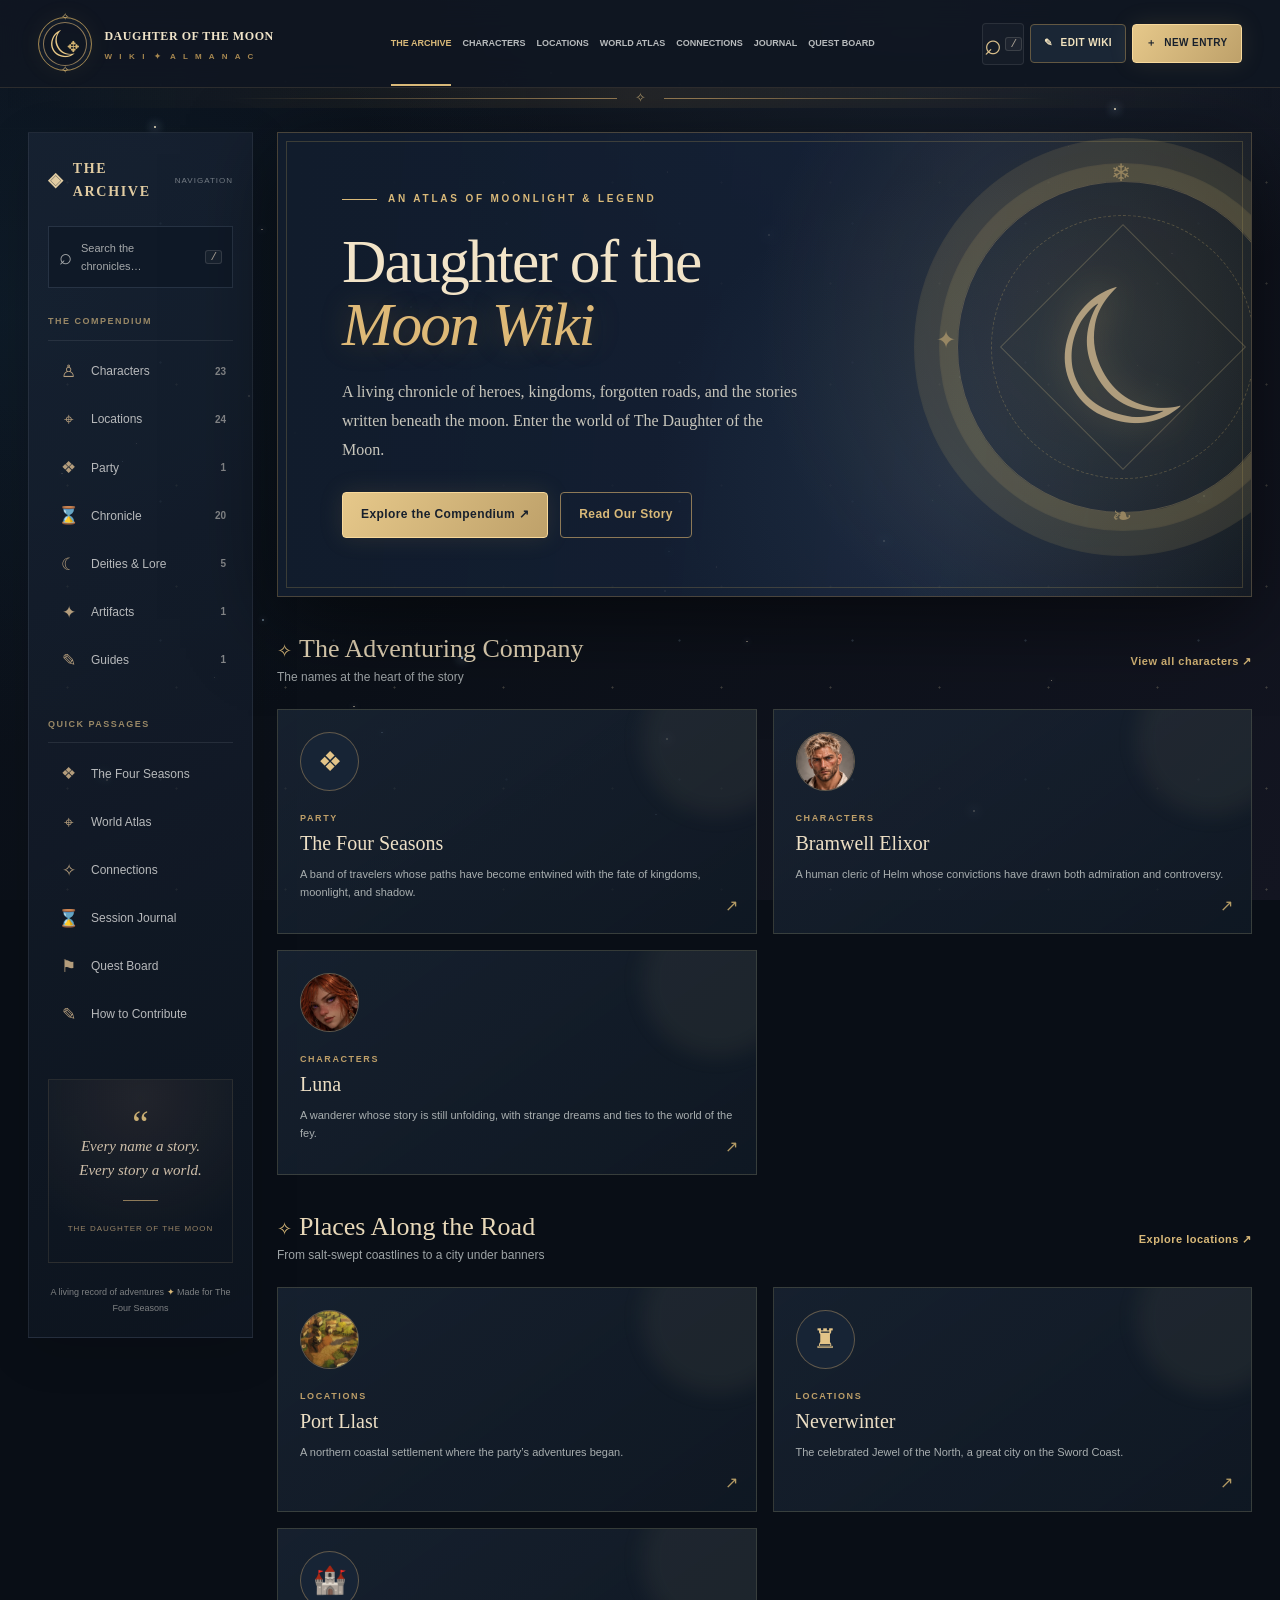
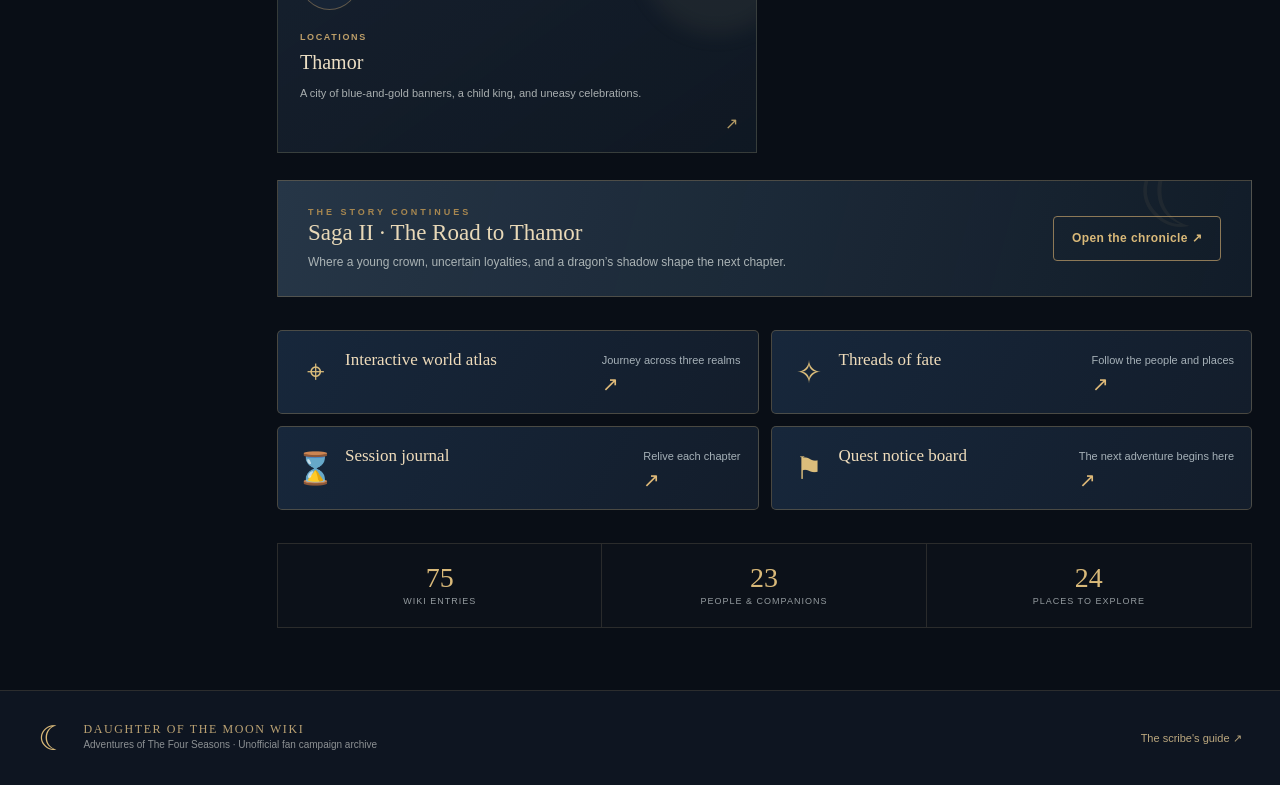
<file: index.html>
<!doctype html>
<html lang="en">
<head>
  <meta charset="utf-8">
  <meta name="viewport" content="width=device-width, initial-scale=1">
  <meta property="og:title" content="Daughter of the Moon Wiki — The Living Atlas">
  <meta property="og:description" content="Follow the adventures of The Four Seasons: people, places, sessions and living lore.">
  <meta property="og:type" content="website">
  <meta property="og:url" content="https://daughterofthemoon.quest/">
  <meta property="og:image" content="https://daughterofthemoon.quest/assets/uploads/moonlit-citadel-illustration.webp">
  <meta name="twitter:card" content="summary_large_image">
  <meta name="theme-color" content="#0b111b">
  <meta name="description" content="Daughter of the Moon Wiki — a living encyclopedia of the Daughter of the Moon campaign and the adventurers known as The Four Seasons.">
  <meta http-equiv="Content-Security-Policy" content="default-src 'self'; script-src 'self'; style-src 'self'; img-src 'self' data: blob: https:; connect-src 'self' https://api.github.com; font-src 'self'; object-src 'none'; base-uri 'self'; form-action 'none'; frame-ancestors 'none'">
  <title>Daughter of the Moon Wiki · An Atlas of Moonlight & Legend</title>
  <link rel="icon" href="assets/favicon.svg" type="image/svg+xml">
  <link rel="stylesheet" href="assets/style.css">
  <link rel="stylesheet" href="assets/living-extras.css">
  <link rel="stylesheet" href="assets/universe-explorer.css">
  <script src="assets/app.js" defer></script>
  <script src="assets/atlas.js" defer></script>
  <script src="assets/living-extras.js" defer></script>
  <script src="assets/universe-explorer.js" defer></script>
</head>
<body>
  <div class="aurora" aria-hidden="true"></div>
  <div class="starfield" aria-hidden="true"><i></i><i></i><i></i><i></i><i></i><i></i><i></i><i></i><i></i><i></i><i></i><i></i><i></i><i></i><i></i><i></i><i></i><i></i><i></i><i></i><i></i><i></i><i></i><i></i><i></i><i></i><i></i><i></i><i></i><i></i><i></i><i></i><i></i><i></i><i></i><i></i><i></i><i></i><i></i><i></i></div>
  <header class="topbar">
    <a href="#/" class="brand" aria-label="Daughter of the Moon Wiki home">
      <span class="brand-mark" aria-hidden="true"><span class="brand-moon">☾</span><span class="brand-fleur">✥</span></span>
      <span class="brand-copy"><strong>DAUGHTER OF THE MOON</strong><small>W I K I <span class="brand-tick">✦</span> A L M A N A C</small></span>
    </a>
    <nav class="topnav" aria-label="Main navigation">
      <a href="#/" data-nav="home">The Archive</a>
      <a href="#/category/Characters" data-nav="characters">Characters</a>
      <a href="#/category/Locations" data-nav="places">Locations</a>
      <a href="#/atlas" data-nav="atlas">World Atlas</a>
      <a href="#/connections" data-nav="connections">Connections</a>
      <a href="#/journal" data-nav="chronicle">Journal</a>
      <a href="#/quests" data-nav="quests">Quest Board</a>
    </nav>
    <div class="top-actions">
      <button class="btn-icon search-open" id="searchOpen" type="button" aria-label="Search the wiki"><span aria-hidden="true">⌕</span><kbd>/</kbd></button>
      <button class="btn ghost smaller" id="editorHub" type="button"><span aria-hidden="true">✎</span> <span class="desktop-only">Edit wiki</span></button>
      <button class="btn primary smaller" id="newEntry" type="button"><span aria-hidden="true">＋</span> <span class="desktop-only">New entry</span></button>
    </div>
  </header>
  <div class="rune-rule" aria-hidden="true"><span>✧</span></div>
  <div class="site-grid">
    <aside class="sidebar" aria-label="Wiki navigation">
      <div class="side-title"><span>◈</span> THE ARCHIVE <span class="side-small">NAVIGATION</span></div>
      <div class="side-search" id="sidebarSearch" role="button" tabindex="0"><span>⌕</span> Search the chronicles… <kbd>/</kbd></div>
      <div class="side-section-title">THE COMPENDIUM</div>
      <div id="categoryLinks" class="side-category-list"></div>
      <div class="side-section-title side-gap">QUICK PASSAGES</div>
      <div class="side-shortcuts">
        <a href="#/article/the-four-seasons"><span>❖</span> The Four Seasons</a>
        <a href="#/atlas"><span>⌖</span> World Atlas</a>
        <a href="#/connections"><span>✧</span> Connections</a>
        <a href="#/journal"><span>⌛</span> Session Journal</a>
        <a href="#/quests"><span>⚑</span> Quest Board</a>
        <a href="#/article/how-to-use"><span>✎</span> How to Contribute</a>
      </div>
      <div class="sidebar-quote"><span class="quote-mark">“</span><p>Every name a story.<br>Every story a world.</p><span class="small-line"></span><small>THE DAUGHTER OF THE MOON</small></div>
      <div class="side-bottom">A living record of adventures <span>✦</span> Made for The Four Seasons</div>
    </aside>
    <main id="main" tabindex="-1"><div class="page-loading">Opening the archive…</div></main>
    <aside class="rightbar" id="rightbar" aria-label="Related articles"></aside>
  </div>
  <footer class="footer"><span>☾</span><div><b>DAUGHTER OF THE MOON WIKI</b><small>Adventures of The Four Seasons · Unofficial fan campaign archive</small></div><a href="#/article/how-to-use">The scribe's guide ↗</a></footer>
  <dialog id="searchDialog" class="search-dialog">
    <div class="search-head"><span class="search-glyph">⌕</span><input id="searchInput" type="search" autocomplete="off" placeholder="Search people, places, legends…" aria-label="Search wiki"><button class="x-button" type="button" data-close="searchDialog" aria-label="Close search">×</button></div>
    <p class="search-hint">Search the entire compendium · select a result to open</p>
    <div id="searchResults" class="search-results"></div>
  </dialog>
  <dialog id="editorDialog" class="editor-dialog">
    <div class="dialog-header"><div><small class="eyebrow">THE SCRIBE'S TABLE</small><h2 id="editorHeading">Edit article</h2></div><button class="x-button" type="button" data-close="editorDialog" aria-label="Close editor">×</button></div>
    <p class="editor-note"><span>✧</span> Every change is a local draft until you publish. To protect the campaign, only add lore your players are meant to see.</p>
    <div class="editor-layout">
      <div class="editor-fields">
        <div class="field-two"><label>ARTICLE TITLE<input type="text" id="editTitle" maxlength="120" placeholder="e.g. The Silver Road"></label><label>COLLECTION<select id="editCategory"></select></label></div>
        <label>SHORT DESCRIPTION<textarea id="editSummary" rows="2" maxlength="350" placeholder="A short introduction for the article card..."></textarea></label>
        <div class="field-two"><label>ALIASES / OTHER NAMES<input id="editAliases" type="text" placeholder="Comma-separated alternative names"></label><label>INFOBOX FACTS<textarea id="editFacts" rows="2" placeholder="Home: Neverwinter&#10;Title: Captain"></textarea></label></div>
        <div class="session-fields" id="sessionFields"><div class="field-two"><label>SAGA<select id="editSaga"><option value="">Not a session entry</option><option value="I">Saga I</option><option value="II">Saga II</option><option value="III">Saga III</option></select></label><label>SESSION NUMBER<input id="editSession" type="number" min="1" max="999" placeholder="e.g. 18"></label></div></div>
        <div class="editor-cover-row"><div class="editor-cover-thumb" id="editCoverThumb">✦</div><div><strong>Cover illustration</strong><p id="coverLabel">Optional. Add a JPG, PNG, GIF, or WebP.</p><button class="btn outline mini" id="chooseCover" type="button">Choose image</button> <button class="btn subtle mini" id="removeCover" type="button">Remove</button></div></div>
        <div class="gallery-manager"><div><strong>Illustration gallery</strong><p>Upload portraits, maps or screenshots. Select an image to remove it.</p></div><div id="editGalleryItems" class="edit-gallery-items"></div><button class="btn outline mini" type="button" id="addGalleryImage">＋ Add gallery images</button></div>
        <div class="textarea-top"><label for="editBody">ARTICLE TEXT</label><span>Markdown + <code>[[Wiki links]]</code></span></div>
        <div class="toolbar" aria-label="Article editing tools"><button type="button" data-insert="h2" title="Section heading">H₂</button><button type="button" data-insert="bold" title="Bold"><b>B</b></button><button type="button" data-insert="italic" title="Italic"><i>I</i></button><button type="button" data-insert="list" title="Bullet list">≡</button><button type="button" data-insert="quote" title="Quote">❝</button><button type="button" id="insertWikiLink" title="Insert internal link">↗ Wiki link</button><button type="button" id="insertExternalLink" title="Insert external link">⛓ Web link</button><button type="button" id="insertImage" title="Attach an illustration">▧ Image</button></div>
        <textarea id="editBody" class="body-input" spellcheck="true" placeholder="# Article heading&#10;Write a story. Mention [[Neverwinter]] to link to its entry..."></textarea>
        <div class="editor-tips">Tip: names of existing articles become links automatically. Write <code>[[Bramwell Elixor|Bramwell]]</code> to give a link custom text.</div>
      </div>
      <section class="editor-preview"><div class="preview-caption">✧ LIVE PREVIEW</div><div id="editorPreview"></div></section>
    </div>
    <div class="editor-bottom"><button class="btn danger" id="deleteArticle" type="button">Delete entry</button><span class="editor-draft-note" id="editorDraftNote">Your changes will be saved to this browser first.</span><button class="btn ghost" id="cancelEdit" type="button">Cancel</button><button class="btn primary" id="saveDraft" type="button">✧ Save draft</button></div>
  </dialog>
  <dialog id="linkDialog" class="small-dialog">
    <div class="dialog-header"><div><small class="eyebrow">CONNECT THE STORIES</small><h2>Insert a wiki link</h2></div><button class="x-button" data-close="linkDialog" type="button" aria-label="Close link dialog">×</button></div>
    <label>FIND ARTICLE<input type="search" id="linkSearch" placeholder="Search article titles…"></label><div class="link-picker-list" id="linkPicker"></div>
    <p class="small-tip">Select an entry to insert a working link at your cursor.</p>
  </dialog>
  <dialog id="publishDialog" class="publish-dialog">
    <div class="dialog-header"><div><small class="eyebrow">KEEPING THE ARCHIVE</small><h2>Wiki editor & publishing</h2></div><button class="x-button" data-close="publishDialog" type="button" aria-label="Close publishing dialog">×</button></div>
    <div class="status-summary" id="draftStatus"></div>
    <div class="publish-explain"><h3>How publication works</h3><p>Editing works locally, even before you publish. To make changes visible to everyone, use a GitHub <b>fine-grained personal access token</b> restricted to this wiki repository with <b>Contents: Read and write</b>. The token is kept only in memory while this page is open — never in wiki files or browser storage.</p><p>Keep the token private. Other players can read the wiki without one. A token holder can update the public content.</p></div>
    <div class="publish-fields"><label>GITHUB REPOSITORY<input id="repoDisplay" type="text" readonly value="nickdosc/the-four-season-wiki"></label><label>GITHUB EDITOR TOKEN<input id="githubToken" type="password" autocomplete="off" placeholder="github_pat_…"></label></div>
    <div class="publish-utilities"><a href="https://github.com/settings/personal-access-tokens/new" target="_blank" rel="noopener noreferrer">Create a restricted token ↗</a><button id="exportDrafts" type="button" class="plain-link">↓ Download complete backup</button><button id="importDrafts" type="button" class="plain-link">↑ Restore backup</button></div>
    <p class="publish-warning">Never paste your token into a wiki article, screenshot, issue, or chat. Publishing checks for remote edits and stops instead of silently overwriting someone else's work.</p>
    <div class="publish-foot"><p id="publishProgress" aria-live="polite"></p><button class="btn primary" id="publishNow" type="button">↑ Publish to GitHub</button></div>
  </dialog>
  <dialog id="lightboxDialog" class="lightbox-dialog"><button type="button" class="x-button" data-close="lightboxDialog" aria-label="Close image">×</button><img id="lightboxImage" alt=""><p id="lightboxCaption"></p></dialog>
  <dialog id="questDialog" class="small-dialog living-edit-dialog">
    <div class="dialog-header"><div><small class="eyebrow">ADVENTURER'S NOTICE BOARD</small><h2 id="questHeading">Post a quest</h2></div><button class="x-button" data-close="questDialog" type="button" aria-label="Close">×</button></div>
    <p class="edit-hint">Keep this public board spoiler-safe. Saving creates a local draft; Publish in Edit wiki shares it with the party.</p>
    <label>QUEST TITLE<input id="questTitle" maxlength="120" placeholder="A new rumor from the tavern…"></label>
    <div class="field-two"><label>STATUS<select id="questStatus"><option value="Open">Open</option><option value="In progress">In progress</option><option value="Completed">Completed</option><option value="Archived">Archived</option></select></label><label>QUEST GIVER / CONTACT<input id="questGiver" maxlength="120" placeholder="NPC or organization"></label></div>
    <label>QUEST DETAILS <small>(Markdown and [[wiki links]] supported)</small><textarea rows="6" id="questBody" placeholder="Write the public quest description and any clues the party may know…"></textarea></label>
    <label>REWARD / NOTES <input id="questReward" maxlength="180" placeholder="Optional reward or note"></label>
    <div class="quest-cover-control"><button class="btn outline mini" type="button" id="questChooseImage">＋ Attach image</button><button class="btn subtle mini" type="button" id="questRemoveImage">Remove image</button><span id="questImageName">No illustration</span></div>
    <div class="living-action-row"><button class="btn danger" type="button" id="questDelete">Delete</button><button class="btn ghost" type="button" data-close="questDialog">Cancel</button><button class="btn primary" type="button" id="questSave">Save local draft</button></div>
  </dialog>
  <dialog id="mapDialog" class="small-dialog living-edit-dialog">
    <div class="dialog-header"><div><small class="eyebrow">THE CARTOGRAPHER'S DESK</small><h2>Map & route editor</h2></div><button class="x-button" data-close="mapDialog" type="button" aria-label="Close">×</button></div>
    <p class="edit-hint">Pins are illustrative, not GPS positions. Move them by dragging on the map while editing, or enter coordinates below.</p>
    <label>ARTICLE TO PLACE<select id="mapArticle"></select></label>
    <div class="field-two"><label>MAP / REGION<select id="mapRegion"></select></label><label>PIN X (0–100)<input id="mapX" type="number" min="4" max="96"></label></div>
    <label>PIN Y (0–100)<input id="mapY" type="number" min="5" max="95"></label>
    <div class="living-action-row"><button class="btn danger" type="button" id="mapRemove">Remove pin</button><button class="btn primary" type="button" id="mapSave">Save pin draft</button></div>
    <hr class="modal-divider"><h3>Connect journey stops</h3>
    <div class="field-two"><label>FROM<select id="routeFrom"></select></label><label>TO<select id="routeTo"></select></label></div>
    <label>ROUTE STYLE<select id="routeKind"><option value="journey">Overland</option><option value="voyage">Sea voyage</option><option value="portal">Magical passage</option></select></label>
    <button class="btn outline" type="button" id="routeAdd">＋ Add route</button>
    <div id="routeList" class="edit-relationship-list"></div>
  </dialog>
  <dialog id="connectionDialog" class="small-dialog living-edit-dialog">
    <div class="dialog-header"><div><small class="eyebrow">THREADS OF FATE</small><h2>Edit connections</h2></div><button class="x-button" data-close="connectionDialog" type="button" aria-label="Close">×</button></div>
    <p class="edit-hint">Create named links between any two wiki articles. These become interactive connections in the constellation.</p>
    <div class="field-two"><label>FIRST ENTRY<select id="connectFrom"></select></label><label>SECOND ENTRY<select id="connectTo"></select></label></div>
    <label>RELATIONSHIP<input id="connectLabel" maxlength="85" placeholder="e.g. ally, rescued, fought beside"></label>
    <button class="btn primary" id="connectAdd" type="button">＋ Add connection</button>
    <div id="connectionList" class="edit-relationship-list"></div>
  </dialog>
  <input id="coverInput" type="file" accept="image/png,image/jpeg,image/webp,image/gif" hidden>
  <input id="inlineImageInput" type="file" accept="image/png,image/jpeg,image/webp,image/gif" hidden>
  <input id="galleryInput" type="file" multiple accept="image/png,image/jpeg,image/webp,image/gif" hidden>
  <input id="questImageInput" type="file" accept="image/png,image/jpeg,image/webp,image/gif" hidden>
  <input id="backupInput" type="file" accept="application/json,.json" hidden>
  <div class="toast" id="toast" role="status" aria-live="polite"></div>
</body>
</html>
</file>
<file: assets/style.css>
:root{--void:#090e16;--navy:#101b29;--navy2:#162338;--ink:#ded9cb;--muted:#a3a69f;--gold:#d9b979;--gold2:#a78750;--line:#344052;--paper:#e9dfc9;--paper-ink:#2a2a2d;--paper-muted:#696358;--pink:#d4ac9c;--blue:#93acba;--green:#94a68e;--shadow:0 22px 80px #0008;--display:Georgia,'Palatino Linotype','Book Antiqua',serif;--ui:'Trebuchet MS',Verdana,sans-serif}
*{box-sizing:border-box}html{scroll-behavior:smooth}body{margin:0;background:var(--void);color:var(--ink);font-family:var(--ui);line-height:1.65;min-height:100vh;overflow-x:hidden}body:has(dialog[open]){overflow:hidden}button,input,textarea,select{font:inherit}button{cursor:pointer}a{color:inherit}a:focus-visible,button:focus-visible,input:focus-visible,textarea:focus-visible,select:focus-visible{outline:2px solid #eac782;outline-offset:3px}a{text-decoration:none}::selection{background:#a38355;color:#fff}.aurora{position:fixed;z-index:-3;inset:0;pointer-events:none;background:radial-gradient(ellipse 65% 48% at 71% 2%,#34476050,transparent 70%),radial-gradient(ellipse 60% 60% at 1% 35%,#15344840,transparent 80%),linear-gradient(130deg,#0c131e,#0b1018 45%,#131521);}.aurora:before{content:'';position:absolute;inset:0;background-image:linear-gradient(#ffffff05 1px,transparent 1px),linear-gradient(90deg,#ffffff04 1px,transparent 1px);background-size:64px 64px;mask-image:linear-gradient(to bottom,#0006,transparent 80%)}.starfield{position:fixed;inset:0;pointer-events:none;z-index:-1}.starfield i{position:absolute;width:2px;height:2px;background:#f3e4c5;box-shadow:0 0 10px 2px #b5d6f76c;border-radius:50%;animation:twinkle 7.5s ease-in-out infinite alternate}.starfield i:nth-child(1){left:12%;top:14%}.starfield i:nth-child(2){left:87%;top:12%;animation-delay:1s}.starfield i:nth-child(3){left:60%;top:26%;animation-delay:2s}.starfield i:nth-child(4){left:36%;top:73%;animation-delay:3s}.starfield i:nth-child(5){left:94%;top:55%;animation-delay:1.6s}.starfield i:nth-child(6){left:76%;top:90%;animation-delay:2.9s}.starfield i:nth-child(7){left:8%;top:86%;animation-delay:1.4s}.starfield i:nth-child(8){left:43%;top:8%;animation-delay:2.4s}.starfield i:nth-child(9){left:52%;top:82%;animation-delay:1.2s}.starfield i:nth-child(10){left:23%;top:48%;animation-delay:3.3s}.starfield i:nth-child(11){left:69%;top:60%;animation-delay:2.7s}.starfield i:nth-child(12){left:32%;top:34%;animation-delay:0.8s}@keyframes twinkle{from{opacity:.3;transform:scale(.9)}to{opacity:.76;transform:scale(1.12)}}
.topbar{height:88px;display:flex;align-items:center;justify-content:space-between;gap:20px;padding:0 clamp(18px,3vw,54px);background:#101722e8;border-bottom:1px solid #8d78573c;backdrop-filter:blur(15px);position:relative;z-index:5}.brand{display:flex;align-items:center;gap:12px;min-width:290px}.brand-mark{width:54px;height:54px;flex-shrink:0;position:relative;border:1px solid #9d8450;border-radius:50%;display:flex;align-items:center;justify-content:center;box-shadow:inset 0 0 0 4px #121b28,inset 0 0 0 5px #8c7756,0 0 25px #cbaa5712}.brand-mark:before,.brand-mark:after{content:'✧';position:absolute;color:var(--gold);font-size:10px}.brand-mark:before{top:-9px}.brand-mark:after{bottom:-9px}.brand-moon{color:#e9c987;font:38px var(--display);transform:rotate(-30deg)}.brand-fleur{font-size:15px;color:#d5b573;position:absolute;right:11px;bottom:10px}.brand-copy{line-height:1.25}.brand-copy strong{font:700 17px var(--display);letter-spacing:2px;color:#f1e4c9;white-space:nowrap}.brand-copy small{display:block;margin-top:7px;letter-spacing:2.6px;color:var(--gold2);font-size:8px;font-weight:700}.brand-tick{padding:0 2px}.topnav{display:flex;gap:clamp(10px,2.2vw,32px);align-items:center;height:100%}.topnav a{color:#b8bbbd;font-size:11px;font-weight:700;letter-spacing:1px;text-transform:uppercase;position:relative;white-space:nowrap;transition:color .2s}.topnav a:hover,.topnav a.active{color:var(--gold)}.topnav a.active:after{content:'';position:absolute;left:0;right:0;bottom:-35px;height:2px;background:var(--gold)}.top-actions{display:flex;align-items:center;gap:9px}.btn,.btn-icon{border-radius:4px;display:inline-flex;align-items:center;justify-content:center;gap:8px;border:1px solid transparent;font-weight:700;letter-spacing:.4px;transition:background-color .16s ease,border-color .16s ease,box-shadow .16s ease,color .16s ease}.btn{padding:12px 18px;font-size:12px}.btn.primary{color:#18202c;background:linear-gradient(125deg,#e6c88a,#bea16a);border-color:#f8d99b;box-shadow:0 0 25px #c5a46422}.btn.primary:hover{background:linear-gradient(125deg,#eed19a,#ceb079);box-shadow:0 0 23px #c5a46440}.btn.ghost{background:#1a2635;color:#f1e2be;border-color:#635842}.btn.outline{background:transparent;border-color:#8d7957;color:var(--gold)}.btn.subtle{background:#ffffff0b;color:#d3c8b8;border-color:#ffffff17}.btn.danger{background:#552c3025;color:#dda7a6;border-color:#a25b6666}.btn.mini{font-size:11px;padding:8px 10px}.btn.smaller{font-size:10px;padding:10px 13px;text-transform:uppercase}.btn-icon{width:42px;height:42px;background:#ffffff07;border:1px solid #ffffff17;color:#dcc18c;gap:3px}.btn-icon span{font:30px var(--display)}kbd{background:#ffffff0a;border:1px solid #8f8e8e40;color:#aca397;border-radius:3px;padding:0 4px;font:11px monospace}.rune-rule{height:20px;display:flex;align-items:center;justify-content:center;color:#af986b;font-size:13px;background:linear-gradient(90deg,transparent,#836a412a,transparent);position:relative}.rune-rule:before,.rune-rule:after{content:'';height:1px;width:30%;max-width:500px;background:linear-gradient(90deg,transparent,#947a52 90%)}.rune-rule:after{transform:rotate(180deg)}.rune-rule span{padding:0 18px}
.site-grid{display:grid;grid-template-columns:minmax(220px,255px) minmax(0,1fr) minmax(180px,230px);max-width:1690px;margin:auto;align-items:start;min-height:calc(100vh - 189px);padding:24px 28px 62px;gap:36px}.sidebar{position:sticky;top:24px;min-height:calc(100vh - 164px);padding:24px 19px 20px;border:1px solid #59617240;background:linear-gradient(155deg,#192435bd,#101824ae);box-shadow:0 12px 45px #0002}.side-title{font-family:var(--display);color:#e1cca2;letter-spacing:1.7px;font-size:14px;font-weight:bold;display:flex;align-items:center;gap:8px}.side-title>span:first-child{font-size:19px}.side-small{font:8px var(--ui);color:#777f87;letter-spacing:1px;margin-left:auto}.side-search{font-size:11px;background:#0f1927;color:#a5a8aa;padding:12px 10px;cursor:pointer;display:flex;align-items:center;gap:9px;border:1px solid #49566b6b;margin:23px 0 26px}.side-search:hover{border-color:var(--gold)}.side-search span{font-size:22px;line-height:10px}.side-search kbd{margin-left:auto}.side-section-title{color:#998866;letter-spacing:1.5px;font-size:9px;font-weight:700;border-bottom:1px solid #5d647045;padding-bottom:11px;margin:0 0 7px}.side-gap{margin-top:32px}.side-category-list{display:grid}.side-category-list a,.side-shortcuts a{display:flex;align-items:center;gap:11px;padding:10px 7px;color:#b7b9bb;font-size:12px;border-left:2px solid transparent;transition:.2s}.side-category-list a:hover,.side-shortcuts a:hover,.side-category-list a.selected{background:#d9b9790d;color:#e9d1a5;border-left-color:var(--gold)}.side-category-list a span,.side-shortcuts a span{font-size:17px;color:#b49d7c;width:23px;text-align:center}.side-category-list a b{margin-left:auto;color:#858789;font-size:10px}.side-shortcuts{display:grid}.sidebar-quote{margin-top:40px;text-align:center;border:1px solid #766b593b;padding:23px 8px;background:radial-gradient(circle at 50% 10%,#9f826720,transparent 78%)}.quote-mark{font:37px var(--display);color:#c8ad73;display:block;height:18px}.sidebar-quote p{font:italic 15px/1.6 var(--display);color:#cfbfaa;margin:13px 0 18px}.small-line{display:block;width:35px;height:1px;background:#8e7a59;margin:0 auto 12px}.sidebar-quote small{color:#978466;font-size:8px;letter-spacing:1px}.side-bottom{margin:21px auto 0;color:#7e8182;text-align:center;font-size:9px;line-height:1.8}.side-bottom span{color:var(--gold)}#main{min-width:0;animation:arrival .35s ease both}.rightbar{position:sticky;top:24px;padding-top:13px}.right-panel{border:1px solid #61627347;padding:18px;background:#131c28ae;margin-bottom:18px}.right-panel h3{color:var(--gold);font:13px var(--display);margin:0 0 13px;letter-spacing:.7px}.right-panel a{display:flex;align-items:center;gap:10px;color:#b4b6b6;font-size:11px;padding:9px 1px;border-bottom:1px solid #ffffff0b;line-height:1.3}.right-panel a:hover{color:var(--gold)}.right-panel a span{color:#ac9367}.right-panel p{font-size:11px;color:#8f989e;margin:0}.right-rune{font:60px var(--display);text-align:center;color:#bba1722b;margin:15px}.footer{border-top:1px solid #ad956630;display:flex;align-items:center;gap:15px;padding:27px max(3vw,25px);background:#0e1521}.footer>span{font:34px var(--display);color:var(--gold)}.footer div{display:grid}.footer b{font:12px var(--display);letter-spacing:1.6px;color:#bba273}.footer small{font-size:10px;color:#8c9093}.footer a{margin-left:auto;color:#bba77e;font-size:11px}
.eyebrow{color:var(--gold2);letter-spacing:3px;font-weight:700;font-size:9px;text-transform:uppercase}.page-loading{text-align:center;padding:150px 0;color:var(--gold)}.home-eyebrow{display:flex;align-items:center;gap:11px;color:var(--gold);font-size:10px;letter-spacing:2.8px;font-weight:700}.home-eyebrow:before{content:'';height:1px;width:35px;background:var(--gold)}.hero{min-height:420px;border:1px solid #826d4a80;position:relative;overflow:hidden;background:linear-gradient(95deg,#111c2c 2%,#17243ccf 70%,#111923e0);box-shadow:var(--shadow);padding:58px clamp(26px,5vw,66px);isolation:isolate}.hero:after{content:'';position:absolute;inset:8px;border:1px solid #a38c554a;pointer-events:none}.hero:before{content:'';position:absolute;inset:0;background:radial-gradient(circle at 85% 40%,#9e8f5d33,transparent 40%),radial-gradient(circle at 70% 75%,#58768b26,transparent 40%);z-index:-1}.hero .hero-copy{max-width:610px;position:relative;z-index:2}.hero h1{font:normal clamp(48px,5.5vw,81px)/1.03 var(--display);letter-spacing:-1.8px;color:#f2e4c8;margin:22px 0}.hero h1 em{display:block;font-style:italic;color:#deb977;text-shadow:0 0 30px #a27b3655}.hero p{color:#c8c6bc;font:16px/1.8 var(--display);max-width:460px}.hero-actions{display:flex;flex-wrap:wrap;gap:12px;margin-top:28px}.hero-compass{position:absolute;width:380px;height:380px;right:-62px;top:24px;opacity:.65;z-index:0;animation:float 10s ease-in-out infinite}.hero-compass .orb{position:absolute;inset:24px;border:1px solid #d7b7776d;border-radius:50%;box-shadow:0 0 0 17px #d4b56d09,0 0 0 18px #d4b56d35,0 0 0 42px #d4b56d05,0 0 0 43px #d4b56d30}.hero-compass .orb:before{content:'';position:absolute;inset:33px;border:1px dashed #d4b56d6b;border-radius:50%;animation:spin 75s linear infinite}.hero-compass .orb:after{content:'';position:absolute;inset:78px;border:1px solid #e0c68b60;transform:rotate(45deg)}.hero-compass .moon{position:absolute;left:117px;top:91px;color:#f6d7a2;font:190px var(--display);text-shadow:0 0 35px #f5cf7f68;transform:rotate(-28deg)}.hero-compass .season{position:absolute;color:#d4b577;font:24px var(--display)}.hero-compass .season.one{left:178px;top:2px}.hero-compass .season.two{right:6px;top:169px}.hero-compass .season.three{left:179px;bottom:7px}.hero-compass .season.four{left:3px;top:169px}@keyframes float{50%{transform:translateY(14px) rotate(3deg)}}@keyframes spin{to{transform:rotate(360deg)}}.home-intro{display:flex;align-items:center;justify-content:space-between;gap:20px;margin:37px 0 21px}.section-heading{font:normal 26px var(--display);color:#e8d8b9;margin:0}.section-heading span{color:var(--gold);font-size:18px;margin-right:7px}.section-sub{font-size:12px;color:#9ea4a6;margin:4px 0 0}.text-link,.home-intro>a{color:var(--gold);font-size:11px;letter-spacing:.5px;font-weight:700}.text-link:hover{text-decoration:underline}.card-grid{display:grid;grid-template-columns:repeat(3,minmax(0,1fr));gap:16px}.wiki-card{border:1px solid #77775d5c;background:linear-gradient(145deg,#1d2a3ba8,#101924e8);position:relative;overflow:hidden;min-height:225px;transition:border-color .2s ease,box-shadow .2s ease}.wiki-card:hover{border-color:#d6b8759c;box-shadow:0 15px 34px #0007}.wiki-card:before{content:'';position:absolute;right:-36px;top:-45px;width:150px;height:150px;border-radius:50%;background:#a89a7a15;filter:blur(10px)}.wiki-card>a{display:block;height:100%;padding:22px;position:relative}.wiki-card .card-symbol{display:flex;align-items:center;justify-content:center;width:59px;height:59px;border:1px solid #bc9a6675;border-radius:50%;font:27px var(--display);color:#e3c488;background:#172435;margin-bottom:20px;overflow:hidden}.wiki-card .card-symbol img{height:100%;width:100%;object-fit:cover}.card-category{text-transform:uppercase;letter-spacing:1.6px;color:#be9f69;font-size:9px;font-weight:700}.wiki-card h3{font:normal 20px var(--display);color:#eddfc5;margin:6px 0 10px}.wiki-card p{font-size:11px;color:#a9afb0;margin:0;line-height:1.65}.card-arrow{position:absolute;right:18px;bottom:14px;color:#b49b65}.feature-banner{margin-top:27px;background:linear-gradient(105deg,#263647,#14202dcf);border:1px solid #8b795a70;display:flex;align-items:center;justify-content:space-between;gap:22px;padding:24px 30px;position:relative;overflow:hidden}.feature-banner:after{content:'☾';font:100px var(--display);color:#c3a77412;position:absolute;right:26px;top:-47px}.feature-banner .feature-text{position:relative;z-index:1}.feature-banner strong{display:block;font:23px var(--display);color:#e9d9b8}.feature-banner p{font:12px/1.7 var(--ui);color:#aab3b5;margin:6px 0 0}.stat-strip{display:grid;grid-template-columns:repeat(3,1fr);margin-top:20px;border:1px solid #706a574e;background:#ffffff04}.stat-strip>div{text-align:center;padding:18px 8px;border-right:1px solid #706a574e}.stat-strip>div:last-child{border-right:none}.stat-strip strong{display:block;font:28px var(--display);color:#d9b979}.stat-strip small{display:block;font-size:9px;letter-spacing:1px;color:#949b9f;text-transform:uppercase}
.breadcrumbs{display:flex;align-items:center;gap:10px;margin:2px 0 23px;color:#979e9e;font-size:11px;flex-wrap:wrap}.breadcrumbs a:hover{color:var(--gold)}.breadcrumbs b{color:#d4b77d;font-weight:normal}.article-shell{border:1px solid #a68a62a6;padding:7px;background:#1b2430;box-shadow:var(--shadow)}.article-hero{background:linear-gradient(125deg,#1b293c,#172336 60%,#263649);position:relative;min-height:230px;padding:43px clamp(25px,4vw,55px);overflow:hidden}.article-hero:before{content:'';position:absolute;right:-30px;bottom:-90px;width:300px;height:300px;border-radius:50%;border:1px solid #b3985b56;box-shadow:0 0 0 24px #b3985b09,0 0 0 25px #b3985b22,0 0 0 60px #b3985b09}.article-hero.has-cover{background-position:center;background-size:cover}.article-hero.has-cover:after{content:'';position:absolute;inset:0;background:linear-gradient(90deg,#111b2cef 5%,#1520339c 65%,#1520335e)}.article-hero>*{position:relative;z-index:1}.article-hero .article-icon{font:36px var(--display);color:#d7b77c;display:block;margin-bottom:12px}.article-hero h1{font:normal clamp(36px,4vw,54px)/1.12 var(--display);color:#f1e4ca;margin:10px 0}.article-hero p{color:#c1c2b9;font:italic 15px/1.55 var(--display);max-width:650px}.article-main{background:var(--paper);color:var(--paper-ink);padding:clamp(24px,4vw,50px);border-top:4px double #998261;min-height:500px;position:relative}.article-main:before{content:'';position:absolute;inset:0;pointer-events:none;opacity:.25;background-image:radial-gradient(#948d7729 .8px,transparent 1px);background-size:7px 7px}.article-main>*{position:relative}.article-topline{display:flex;gap:12px;justify-content:space-between;align-items:center;border-bottom:1px solid #b7ab95;padding-bottom:18px;margin-bottom:25px;flex-wrap:wrap}.article-topline small{color:#796e5e;font:10px var(--ui);letter-spacing:1px;text-transform:uppercase}.article-topline button{border:1px solid #ad976f;color:#645131;background:transparent;font-size:11px;font-weight:bold;padding:8px 14px;border-radius:3px}.article-topline button:hover{background:#e5d2ad}.article-prose{font:17px/1.88 var(--display);color:#333337;overflow-wrap:anywhere}.article-prose>h2,.article-prose>h3{line-height:1.28;color:#483f35;margin:30px 0 12px}.article-prose>h2{font-size:27px;border-bottom:1px solid #c6b596;padding-bottom:8px}.article-prose>h3{font-size:21px}.article-prose>h2:first-child{margin-top:0}.article-prose p{margin:0 0 17px}.article-prose ul{padding-left:23px}.article-prose li{margin-bottom:7px}.article-prose blockquote{margin:23px 0;padding:13px 21px;border-left:3px solid #a48751;background:#cbb9963b;color:#62523b;font-style:italic}.article-prose a.wiki-link{color:#825d25;border-bottom:1px dotted #b18d51;font-weight:600;transition:.2s}.article-prose a.wiki-link:hover{color:#503412;background:#cfbb9370}.article-prose a.missing-link{color:#9b6260;border-bottom:1px dashed #b9897e}.article-prose a.external-link{color:#3c6685;text-decoration:underline}.article-prose img{max-width:100%;max-height:650px;height:auto;border:6px solid #f6ead4;box-shadow:0 5px 22px #0002;cursor:zoom-in}.article-prose figure{text-align:center;margin:24px auto}.article-prose figcaption{font:italic 12px var(--display);color:#716858;margin-top:7px}.article-prose code{font:13px monospace;background:#c6b89f82;padding:2px 4px}.article-prose strong{font-weight:700}.article-actions{margin-top:32px;padding-top:20px;border-top:1px solid #c6b9a1;display:flex;justify-content:space-between;align-items:center;gap:12px;flex-wrap:wrap}.article-actions span{color:#82745e;font:12px var(--display);font-style:italic}.article-actions button{color:#694c25;background:none;border:none;font-weight:bold;font-size:11px}.facts{border:1px solid #c5b594;background:#d6c7aa3d;padding:18px;margin:0 0 27px;display:grid;grid-template-columns:repeat(2,minmax(0,1fr));gap:13px}.fact-key{font:9px var(--ui);color:#826f50;letter-spacing:1px;text-transform:uppercase}.fact-value{font:15px var(--display);color:#463e35;margin-top:3px;overflow-wrap:anywhere}.fact-value a{border-bottom:1px dotted #aa915f;color:#714e19}.related-footer{padding:24px;background:#1c2839;border-top:1px solid #b7a17c55}.related-footer h3{color:var(--gold);font:21px var(--display);margin:0 0 14px}.related-chips{display:flex;flex-wrap:wrap;gap:8px}.related-chips a{padding:7px 10px;background:#243143;border:1px solid #b6a07355;color:#dac9a8;font-size:11px}.related-chips a:hover{background:#3a4250}.category-intro{padding:30px 36px;background:linear-gradient(115deg,#1e2c40,#141c2a);border:1px solid #8d795a69;margin-bottom:25px;position:relative;overflow:hidden}.category-intro:after{content:'✧';font:155px var(--display);color:#ad905b12;position:absolute;right:20px;top:-70px}.category-intro>*{position:relative;z-index:1}.category-intro h1{font:45px var(--display);margin:6px 0;color:#e9d7b3}.category-intro p{color:#aeb2b4;font:14px var(--display);max-width:560px}.category-toolbar{display:flex;align-items:center;justify-content:space-between;margin-bottom:18px;gap:15px;flex-wrap:wrap}.category-toolbar small{color:#9aa0a1}.category-toolbar input{width:210px;max-width:100%;background:#111c2b;border:1px solid #63656b;color:#e5dfd1;padding:9px;font-size:12px}.not-found{text-align:center;padding:90px 25px;border:1px solid #61594366;background:#141f2e}.not-found h1{font:40px var(--display);color:var(--gold)}.not-found p{color:#a3adaf}.page-tag{display:inline-block;border:1px solid #b7965954;color:#ceaf7e;padding:4px 9px;text-transform:uppercase;letter-spacing:1.5px;font-size:9px;font-weight:700}
/* Dialogs */
dialog{border:1px solid #a78b59;background:#131e2c;color:var(--ink);box-shadow:0 28px 110px #000b;padding:0;max-width:calc(100vw - 24px);max-height:calc(100vh - 28px);border-radius:4px}dialog::backdrop{background:#03080ddf;backdrop-filter:blur(5px)}dialog[open]{animation:dialogup .2s ease both}@keyframes dialogup{from{opacity:0;transform:translateY(12px) scale(.98)}to{opacity:1;transform:none}}.dialog-header{display:flex;align-items:start;justify-content:space-between;gap:20px;margin-bottom:18px}.dialog-header h2{font:29px var(--display);margin:5px 0;color:#f0ddbd}.x-button{background:#ffffff08;color:#e3d3ba;border:1px solid #ffffff21;border-radius:3px;font-size:25px;width:36px;height:36px;line-height:1}.x-button:hover{background:#a3855433}.search-dialog{width:min(680px,95vw);top:12vh;margin:0 auto;padding:22px}.search-head{display:flex;align-items:center;gap:12px;background:#0b1420;border:1px solid #b99a6688;padding:8px 10px}.search-glyph{font:32px var(--display);color:var(--gold)}.search-head input{background:none;border:none;outline:none;flex:1;min-width:0;color:#eee0c8;font:17px var(--display)}.search-hint{font-size:11px;color:#8f9a9c;padding:0 7px;margin:16px 0}.search-results{max-height:56vh;overflow:auto}.search-result{display:flex;gap:15px;align-items:center;width:100%;padding:13px;border:none;border-bottom:1px solid #ffffff13;text-align:left;background:transparent;color:#daccb7}.search-result:hover{background:#d5b57916}.search-result>span{font:25px var(--display);width:35px;color:var(--gold);text-align:center}.search-result div{min-width:0}.search-result strong{display:block;font:17px var(--display)}.search-result small{display:block;font:10px var(--ui);color:#a1aaa8;margin-top:5px}.empty-state{padding:30px;text-align:center;color:#a3a9aa;font:13px var(--display)}.editor-dialog{width:min(1380px,98vw);padding:25px clamp(15px,2.2vw,32px);overflow:auto}.editor-note{font-size:12px;color:#c2b6a5;padding:10px 13px;background:#dac18b12;border-left:2px solid #cbaa70;margin:-2px 0 22px}.editor-note span{color:var(--gold);margin-right:7px}.editor-layout{display:grid;grid-template-columns:1fr .85fr;gap:21px}.editor-fields{min-width:0}dialog label{display:block;color:#bdab88;letter-spacing:1.1px;font-size:9px;font-weight:bold;margin:0 0 16px}dialog label input,dialog label textarea,dialog label select{display:block;margin:7px 0 0;width:100%;padding:11px 12px;border:1px solid #616f7e;background:#0b1522;color:#e9e0d3;border-radius:2px;letter-spacing:normal;font-size:13px;outline:none}dialog label textarea{resize:vertical}dialog label input:focus,dialog label textarea:focus,dialog label select:focus{border-color:#d9b979}.field-two{display:grid;grid-template-columns:1fr 1fr;gap:13px}.editor-cover-row{display:flex;align-items:center;gap:15px;padding:10px;background:#1a293c;border:1px solid #465468;margin-bottom:13px}.editor-cover-thumb{width:78px;height:62px;flex-shrink:0;display:grid;place-items:center;border:1px solid #9c855e;font:30px var(--display);color:var(--gold);overflow:hidden}.editor-cover-thumb img{width:100%;height:100%;object-fit:cover}.editor-cover-row strong{font:15px var(--display);color:#e0cca9}.editor-cover-row p{font-size:10px;color:#a6a9a9;margin:3px 0 8px}.textarea-top{display:flex;justify-content:space-between;align-items:center;gap:8px}.textarea-top label{margin-bottom:7px}.textarea-top span{font-size:10px;color:#9da7ab}.toolbar{display:flex;gap:3px;flex-wrap:wrap;padding:5px;background:#172235;border:1px solid #4f6071;border-bottom:none}.toolbar button{background:transparent;border:1px solid transparent;border-radius:3px;color:#d4c5ae;padding:5px 10px;font-size:12px}.toolbar button:hover{border-color:#ab8b53;background:#b7955e1f}.body-input{display:block;min-height:335px;width:100%;resize:vertical;background:#0b1522;color:#ece0cb;border:1px solid #4f6071;padding:15px;font:13px/1.8 Consolas,'Liberation Mono',monospace;tab-size:2}.body-input:focus{outline:1px solid var(--gold)}.editor-tips,.small-tip{color:#9ea8ab;font-size:11px;margin-top:11px}.editor-tips code,.editor-note code{color:#e5c58b}.editor-preview{border:1px solid #485468;background:#e9dfc9;color:#27282d;min-height:580px;overflow:auto}.preview-caption{font:10px var(--ui);color:#ceb37c;background:#172437;padding:12px;letter-spacing:2px;text-align:center}.editor-preview #editorPreview{padding:20px}.editor-preview h1{font:32px var(--display);color:#453a2e;margin:0 0 11px}.editor-preview .preview-summary{font:italic 15px var(--display);color:#796c5d;border-bottom:1px solid #bcae91;padding-bottom:16px;margin-bottom:19px}.editor-preview .article-prose{font-size:15px}.editor-bottom{display:flex;gap:10px;align-items:center;padding:19px 0 0;border-top:1px solid #5b6674;margin-top:20px}.editor-draft-note{font-size:10px;color:#9ca5a6;flex:1;text-align:right}.small-dialog{padding:23px;width:min(520px,95vw)}.link-picker-list{height:285px;overflow:auto;background:#0c1725;border:1px solid #3c4b5d}.link-picker-list button{display:flex;align-items:center;gap:13px;padding:9px 12px;text-align:left;background:transparent;border:0;border-bottom:1px solid #ffffff13;width:100%;color:#e0d5be}.link-picker-list button:hover{background:#bda06b21}.link-picker-list span{font-size:20px;width:30px;color:var(--gold)}.link-picker-list small{display:block;color:#8f9b9d;font-size:10px}.publish-dialog{padding:25px 28px;width:min(630px,95vw);overflow:auto}.status-summary{background:#1d2c3b;border:1px solid #b796594a;padding:16px;margin-bottom:22px;color:#decaa8;font:16px var(--display)}.publish-explain{font-size:12px;color:#b4babb;line-height:1.8}.publish-explain h3{font:20px var(--display);color:#e2cfaa;margin:0 0 7px}.publish-explain p{margin:7px 0}.publish-explain b{color:#e1c58e}.publish-fields{margin-top:22px}.publish-utilities{display:flex;flex-wrap:wrap;gap:14px 19px;font-size:11px}.publish-utilities a,.plain-link{color:#d6bc84;background:none;border:0;text-decoration:underline;padding:0;font-weight:700}.publish-warning{font-size:11px;color:#b8aeb0;border-left:2px solid #ad796a;padding:10px 12px;background:#a66e6716;margin-top:20px}.publish-foot{display:flex;justify-content:space-between;align-items:center;gap:12px;margin-top:21px}.publish-foot p{font-size:11px;color:#d2bc8a;flex:1}.lightbox-dialog{background:#07101a;padding:34px;max-width:96vw;text-align:center}.lightbox-dialog .x-button{position:absolute;right:8px;top:8px;z-index:1}.lightbox-dialog img{display:block;max-width:85vw;max-height:77vh;margin:auto}.lightbox-dialog p{font:italic 13px var(--display);color:#c8bfaa}.toast{position:fixed;right:24px;bottom:24px;background:#253b4b;border:1px solid #c8a46c;color:#f2e2be;box-shadow:var(--shadow);padding:13px 18px;font-size:12px;z-index:200;max-width:320px;transform:translateY(100px);opacity:0;pointer-events:none;transition:.3s}.toast.show{transform:translateY(0);opacity:1}@keyframes arrival{from{opacity:.2;transform:translateY(12px)}to{opacity:1;transform:none}}

/* V1.1: richer sky, subtle twinkles, stable hover hit targets. */
.starfield::before{content:"";position:absolute;inset:0;pointer-events:none;
 background-image:radial-gradient(circle,#e7d6ac87 .75px,transparent 1.4px),radial-gradient(circle,#a8c9e178 .75px,transparent 1.5px);
 background-size:109px 101px,173px 139px;background-position:13px 31px,74px 15px;opacity:.43}
.starfield i:nth-child(n+13){width:1.5px;height:1.5px;box-shadow:0 0 6px 1px #bcd9ed55;animation-duration:9s;opacity:.53}
.starfield i:nth-child(3n){animation-duration:10.5s}.starfield i:nth-child(4n){background:#b6d5eb}
.starfield i:nth-child(13){left:58.3%;top:71.2%;animation-delay:-6.2s}
.starfield i:nth-child(14){left:4.8%;top:52.5%;animation-delay:-2.1s}
.starfield i:nth-child(15){left:72.8%;top:55.5%;animation-delay:-6.0s}
.starfield i:nth-child(16){left:51.2%;top:90.4%;animation-delay:-4.5s}
.starfield i:nth-child(17){left:88.8%;top:40.5%;animation-delay:-7.6s}
.starfield i:nth-child(18){left:19.4%;top:43.9%;animation-delay:-4.6s}
.starfield i:nth-child(19){left:91.5%;top:28.1%;animation-delay:-5.7s}
.starfield i:nth-child(20){left:29.8%;top:81.3%;animation-delay:-1.4s}
.starfield i:nth-child(21){left:83.4%;top:16.2%;animation-delay:-6.2s}
.starfield i:nth-child(22){left:50.2%;top:15.5%;animation-delay:-0.7s}
.starfield i:nth-child(23){left:11.2%;top:25.6%;animation-delay:-3.8s}
.starfield i:nth-child(24){left:81.0%;top:32.3%;animation-delay:-6.1s}
.starfield i:nth-child(25){left:8.3%;top:86.6%;animation-delay:-5.4s}
.starfield i:nth-child(26){left:10.6%;top:49.2%;animation-delay:-2.0s}
.starfield i:nth-child(27){left:14.0%;top:7.5%;animation-delay:-4.5s}
.starfield i:nth-child(28){left:20.5%;top:68.8%;animation-delay:-0.1s}
.starfield i:nth-child(29){left:26.0%;top:4.2%;animation-delay:-4.3s}
.starfield i:nth-child(30){left:41.5%;top:30.1%;animation-delay:-1.1s}
.starfield i:nth-child(31){left:52.1%;top:19.0%;animation-delay:-4.8s}
.starfield i:nth-child(32){left:52.2%;top:61.2%;animation-delay:-2.8s}
.starfield i:nth-child(33){left:55.9%;top:62.9%;animation-delay:-6.3s}
.starfield i:nth-child(34){left:20.4%;top:25.4%;animation-delay:-4.1s}
.starfield i:nth-child(35){left:16.7%;top:75.2%;animation-delay:-5.0s}
.starfield i:nth-child(36){left:74.9%;top:41.8%;animation-delay:-4.0s}
.starfield i:nth-child(37){left:27.6%;top:78.4%;animation-delay:-1.1s}
.starfield i:nth-child(38){left:82.1%;top:75.5%;animation-delay:-0.5s}
.starfield i:nth-child(39){left:51.9%;top:65.6%;animation-delay:-5.6s}
.starfield i:nth-child(40){left:9.5%;top:51.2%;animation-delay:-6.9s}
@media(max-width:1300px){.site-grid{grid-template-columns:225px minmax(0,1fr);gap:24px}.rightbar{display:none}.card-grid{grid-template-columns:repeat(2,minmax(0,1fr))}.topnav{gap:15px}.topnav a{font-size:10px}.brand{min-width:248px}.brand-copy strong{font-size:16px}}@media(max-width:980px){.topnav{display:none}.site-grid{grid-template-columns:1fr;padding:17px 22px 45px}.sidebar{position:static;min-height:0;padding:13px}.side-title,.side-search,.side-gap,.side-shortcuts,.sidebar-quote,.side-bottom{display:none}.side-section-title{margin:0 0 8px}.side-category-list{display:flex;gap:3px;overflow-x:auto}.side-category-list a{flex-shrink:0;border-left:none;border-bottom:2px solid transparent;padding:8px 9px}.side-category-list a.selected{border-bottom-color:var(--gold);border-left-color:transparent}.side-category-list a b{display:none}.hero-compass{right:-100px}.editor-layout{grid-template-columns:1fr}.editor-preview{min-height:180px;max-height:350px}.body-input{min-height:290px}}@media(max-width:620px){.topbar{padding:10px 14px;height:75px;gap:6px}.brand{gap:8px;min-width:0}.brand-mark{width:40px;height:40px}.brand-moon{font-size:28px}.brand-fleur{font-size:9px;right:8px;bottom:7px}.brand-copy strong{font-size:12px;letter-spacing:1px}.brand-copy small{font-size:6px;letter-spacing:1.3px}.top-actions{gap:4px}.btn.smaller{padding:7px 9px}.desktop-only{display:none}.btn-icon{height:35px;width:35px}.btn-icon kbd{display:none}.site-grid{padding:12px 12px 35px;gap:16px}.sidebar{margin-bottom:0}.hero{min-height:380px;padding:34px 25px}.hero h1{font-size:49px}.hero p{font-size:14px}.hero-compass{width:320px;height:320px;top:100px;right:-200px;opacity:.35}.hero-compass .moon{font-size:130px;left:115px}.hero-compass .season{display:none}.hero-actions{gap:9px}.hero-actions .btn{padding:11px;font-size:11px}.card-grid{grid-template-columns:1fr}.wiki-card{min-height:190px}.wiki-card a{padding:18px}.wiki-card .card-symbol{margin-bottom:12px}.home-intro{margin-top:25px}.section-heading{font-size:22px}.feature-banner{flex-direction:column;align-items:flex-start;padding:21px}.article-hero{min-height:190px;padding:30px 22px}.article-hero h1{font-size:36px}.article-main{padding:22px 18px}.article-prose{font-size:16px}.facts{grid-template-columns:1fr}.category-intro{padding:26px 21px}.category-intro h1{font-size:37px}.field-two{grid-template-columns:1fr}.editor-dialog{padding:15px}.editor-bottom{flex-wrap:wrap}.editor-draft-note{flex-basis:100%;order:-1;text-align:left}.editor-bottom .btn{flex:1}.footer{padding:24px 13px}.footer a{display:none}.stat-strip strong{font-size:23px}}@media(prefers-reduced-motion:reduce){*,*:before,*:after{animation-duration:.01ms!important;animation-iteration-count:1!important;scroll-behavior:auto!important;transition-duration:.01ms!important}}
/* The archive shelves may scroll horizontally on a narrow phone, but must never widen the page. */
@media(max-width:980px){.site-grid{grid-template-columns:minmax(0,1fr)}.site-grid>.sidebar,.site-grid>#main{min-width:0}.side-category-list{width:100%;max-width:100%;min-width:0;overflow-x:auto;scrollbar-width:thin}}

/* V1.2 — longer campaign title, stable branding across breakpoints.
   Keep the existing button hitboxes and animation-safe styles. */
.brand{min-width:310px}.brand-copy strong{font-size:15px;letter-spacing:1.15px}
.hero h1{font-size:clamp(45px,4.8vw,76px);overflow-wrap:normal}
@media(max-width:1300px){.brand{min-width:255px}.brand-copy strong{font-size:12.5px;letter-spacing:.55px}}
@media(max-width:980px){.brand{min-width:0}.brand-copy strong{font-size:16px;letter-spacing:1px}}
@media(max-width:620px){.brand-copy strong{font-size:10px;letter-spacing:.1px}.brand-copy small{letter-spacing:.7px}.hero h1{font-size:clamp(36px,9vw,48px)}}
@media(max-width:380px){.brand-mark{width:34px;height:34px}.brand-copy strong{font-size:9px}.brand-copy small{font-size:5.5px}.top-actions{gap:2px}}

/* V2.0 — THE LIVING ATLAS · FATE CONSTELLATION · SESSION JOURNAL · QUEST BOARD */
.topnav{gap:clamp(8px,1.35vw,21px)}.topnav a{font-size:10px;letter-spacing:.6px}.topbar{gap:10px}.brand{min-width:285px}.top-actions{gap:6px}
.living-head{padding:38px clamp(24px,4vw,54px) 35px;background:radial-gradient(ellipse at 91% 10%,#6c558533,transparent 51%),linear-gradient(120deg,#192a3c,#121b29 65%,#1a2235);border:1px solid #89704e69;position:relative;overflow:hidden;margin:0 0 20px;box-shadow:var(--shadow)}
.living-head::after{content:'☾';position:absolute;right:5%;top:-58px;font:240px var(--display);color:#d0b47b10;pointer-events:none;animation:lunar-drift 13s ease-in-out infinite alternate}.living-head h1{font:normal clamp(36px,4vw,63px)/1.08 var(--display);color:#f3e6c6;margin:12px 0}.living-head p{margin:0;position:relative;z-index:1;color:#b8bdc0;font:14px/1.8 var(--ui);max-width:740px}
@keyframes lunar-drift{to{transform:translateY(12px) rotate(3deg)}}
.living-tools{display:flex;align-items:center;flex-wrap:wrap;gap:11px;margin:13px 0 20px}.living-tools>.btn:first-of-type{margin-left:auto}.map-region-caption,.quest-board-count{font:italic 14px var(--display);color:#aeb9c3}.living-tabs{display:flex;gap:7px;flex-wrap:wrap}.living-tab{border:1px solid #816d506c;color:#b9c1ca;background:#142233;padding:9px 14px;border-radius:5px;font:700 11px var(--ui);letter-spacing:.25px;transition:border-color .2s,background-color .2s,color .2s}.living-tab:hover,.living-tab.active{border-color:#e1c385;color:#f4d7a0;background:#2c2d31}.living-tab:focus-visible{outline:2px solid #eac782;outline-offset:3px}.focus-select{background:#192637;color:#eee0c1;border:1px solid #7b765e;border-radius:4px;padding:10px 13px;max-width:100%;min-width:210px;font-size:12px}
.atlas-layout,.constellation-layout{display:grid;grid-template-columns:minmax(0,1fr) minmax(200px,245px);gap:17px;align-items:stretch}.atlas-surface{position:relative;isolation:isolate;min-height:510px;aspect-ratio:1000/650;max-height:740px;overflow:hidden;border:1px solid #ad945c7a;border-radius:8px;background:#0a2134;background-image:radial-gradient(ellipse at 22% 44%,#27708865,transparent 65%),radial-gradient(ellipse at 68% 57%,#a18a5060,transparent 52%),linear-gradient(155deg,#112b40,#0c1628);box-shadow:inset 0 0 90px #04090e90,0 24px 52px #0005}
.atlas-surface.threskel{background-image:radial-gradient(circle at 71% 35%,#b8895f65,transparent 42%),radial-gradient(ellipse at 25% 75%,#547c6b70,transparent 50%),linear-gradient(120deg,#182a31,#1b2d36)}.atlas-surface.shadow{background-image:radial-gradient(ellipse at 54% 33%,#7f6c9b35,transparent 45%),radial-gradient(ellipse at 72% 82%,#4d426c7c,transparent 47%),linear-gradient(130deg,#090d16,#171326)}
.atlas-surface:before{content:'';position:absolute;inset:0;opacity:.28;pointer-events:none;background-image:radial-gradient(circle,#e7d2a1 1px,transparent 1.4px);background-size:47px 43px;z-index:1}.atlas-surface:after{content:'';position:absolute;inset:12px;border:1px solid #d3b77c28;border-radius:5px;pointer-events:none;z-index:3}.atlas-paths{position:absolute;inset:0;width:100%;height:100%;pointer-events:none}.landmass{fill:#85865c43;stroke:#b5aa7273;stroke-width:2;stroke-dasharray:3 5}.shadow-haze{fill:#654c8e27;stroke:#ab7aa751;stroke-width:3}.shadow-halo{fill:#7f5bad16;stroke:#ad85dd45;stroke-width:1.5;stroke-dasharray:4 9}.hillline{fill:none;stroke:#b6b7862b;stroke-width:19;stroke-linecap:round}.map-contours path{fill:none;stroke:#e2c99e0f;stroke-width:1.6}.journey-line{fill:none;stroke:#dcc087;stroke-width:4;stroke-linecap:round;stroke-dasharray:4 10;animation:route-flow 45s linear infinite}.journey-line.voyage{stroke:#97d4d5;stroke-width:3.3;stroke-dasharray:4 9}.journey-line.portal{stroke:#c6a1e7;stroke-width:5;stroke-dasharray:2 9;filter:drop-shadow(0 0 6px #9a65cf)}@keyframes route-flow{to{stroke-dashoffset:-460}}
.map-pin{position:absolute;z-index:2;display:grid;justify-items:center;gap:3px;border:0;background:transparent;color:#f7e9c9;transform:translate(-50%,-50%);max-width:132px;padding:4px;cursor:pointer;touch-action:none;text-shadow:0 2px 4px #000,0 0 8px #000}.pin-dot{width:33px;height:33px;display:grid;place-items:center;border-radius:50%;border:1px solid #f0dca5;background:#172333d9;box-shadow:0 0 0 5px #dbc17c15,0 0 26px #e5c9866b;font:21px var(--display);transition:box-shadow .2s,background-color .2s;animation:pin-halo 4s ease-in-out infinite alternate}.map-pin:nth-child(3n) .pin-dot{animation-delay:-1.4s}.map-pin:hover .pin-dot,.map-pin.selected .pin-dot,.map-pin.dragging .pin-dot{background:#b79459;box-shadow:0 0 0 7px #e6cb8540,0 0 28px #e6c77faa}.pin-name{font:600 11px/1.1 var(--ui);letter-spacing:.2px;max-width:115px;overflow-wrap:anywhere;white-space:normal}.map-pin.dragging{z-index:6}@keyframes pin-halo{to{box-shadow:0 0 0 8px #dbc17c06,0 0 35px #e5c9867f}}
.map-compass{position:absolute;top:24px;right:27px;z-index:2;color:#c6b683;font:italic 24px var(--display);border:1px solid #b9a1736b;border-radius:50%;width:54px;height:54px;display:grid;place-items:center;pointer-events:none}.map-compass:after{content:'↑';position:absolute;top:23px;font:14px var(--ui)}
.atlas-detail{background:linear-gradient(140deg,#1a2637d9,#101c2ace);padding:24px;border:1px solid #90785463;min-width:0;border-radius:6px;max-height:740px;overflow-y:auto}.atlas-detail h2{font:normal 28px/1.2 var(--display);color:#eddcb9;margin:17px 0}.atlas-detail h3{color:#d4b986;font:17px var(--display);margin:28px 0 11px}.atlas-detail p{font-size:12px;line-height:1.8;color:#b3b9c0}.atlas-detail-links{display:flex;flex-wrap:wrap;gap:8px;margin:18px 0}.atlas-detail-links>.btn{font-size:10px;padding:9px}.side-story{display:block;font:12px/1.4 var(--ui);padding:9px;border-bottom:1px solid #ffffff12;color:#c9c0b0}.side-story:hover{color:#ead29a}.map-symbol{text-align:center;font:120px var(--display);color:#be9e5d2d;line-height:1.6;animation:lunar-drift 12s ease-in-out infinite alternate}.map-explainer{margin-top:30px!important;font-size:10px!important;color:#a2a4a5!important}
.atlas-chronology{margin-top:27px;display:grid;gap:10px}.atlas-chronology h2{font:26px var(--display);color:#e8d2a4;margin:0 0 6px}.journey-card{display:flex;align-items:center;gap:15px;padding:16px 22px;background:#172437ab;border:1px solid #776e5b5e;border-radius:5px;transition:background-color .2s,border-color .2s}.journey-card:hover{background:#213348;border-color:#ccae76}.journey-card strong{color:#e9d2a6;font:18px var(--display)}.journey-card small{margin-left:auto;color:#b3bbc4;font-size:11px}.journey-card>span{color:var(--gold)}
.constellation-stage{position:relative;border:1px solid #a38c5875;border-radius:8px;min-height:510px;background:radial-gradient(circle at 50% 50%,#283047 0,#171a2c 45%,#0b1422 98%);overflow:hidden;box-shadow:inset 0 0 80px #010409,0 18px 50px #0006}.constellation-stage::before{content:'';position:absolute;inset:0;pointer-events:none;background-image:radial-gradient(circle,#e8d3ac78 1px,transparent 1.5px),radial-gradient(circle,#abb8dd50 1px,transparent 1.5px);background-size:62px 58px,107px 114px;animation:sky-drift 110s linear infinite}.constellation-stage svg{position:relative;width:100%;height:auto;max-height:680px;aspect-ratio:1000/690;display:block}.constellation-link{fill:none;stroke:#c5af8375;stroke-width:2.4;stroke-dasharray:5 9;animation:route-flow 65s linear infinite;pointer-events:stroke}.star-node{cursor:pointer;outline:none}.star-node circle{fill:#1b344d;stroke:#d4bc89;stroke-width:2.7;filter:drop-shadow(0 0 12px #cba97b61);transition:fill .2s,stroke-width .2s}.star-node:hover circle,.star-node:focus-visible circle{fill:#685a46;stroke-width:4.5}.star-node.central circle{fill:#4e3e4f;stroke:#f9daa5;stroke-width:3.2;filter:drop-shadow(0 0 24px #dfbf8a87)}.star-glyph{font:23px var(--display);fill:#e8d2a4;pointer-events:none}.star-node.central .star-glyph{font-size:42px}.star-label{font:600 15px var(--ui);fill:#dedad6;paint-order:stroke;stroke:#0b1422;stroke-width:6px;stroke-linejoin:round;pointer-events:none}.star-node.central .star-label{font:bold 25px var(--display);fill:#f4d8a4}.constellation-note{position:absolute;bottom:15px;left:15px;right:15px;text-align:center;color:#afaab0;font:11px var(--ui);pointer-events:none}.connection-pill{display:flex;width:100%;gap:4px;flex-direction:column;align-items:start;text-align:left;margin-bottom:6px;padding:9px 10px;background:#ffffff08;border:1px solid #ffffff13;color:#e2d6c0;border-radius:4px}.connection-pill:hover{background:#d4ba7e18;border-color:#c4a36d}.connection-pill strong{font:13px var(--display)}.connection-pill small{font:10px var(--ui);color:#a5adb8}.muted-note{color:#9da2a7;font-size:11px}
@keyframes sky-drift{to{background-position:160px 110px,-100px 80px}}
.session-grid{display:grid;grid-template-columns:repeat(2,minmax(0,1fr));gap:13px}.session-card{padding:24px;min-height:190px;background:linear-gradient(145deg,#1c293c,#111a29);border:1px solid #9f89555a;border-radius:6px;position:relative;overflow:hidden;transition:border-color .2s,background-color .2s}.session-card:after{content:'☾';position:absolute;right:-10px;bottom:-65px;color:#c8a97412;font:180px var(--display);pointer-events:none}.session-card:hover{border-color:#d7b97a;background:linear-gradient(145deg,#24354a,#172134)}.session-num{font:bold 10px var(--ui);letter-spacing:2px;color:#d0b779}.session-card h3{font:26px/1.2 var(--display);margin:14px 0 8px;color:#f0ddba}.session-card p{font:12px/1.8 var(--ui);color:#aab6c3;max-width:390px}.session-open{font:11px var(--ui);color:#e0c084}
.quest-grid{display:grid;grid-template-columns:repeat(2,minmax(0,1fr));gap:17px}.quest-grid:has(.quest-empty){grid-template-columns:1fr}.quest-empty{min-height:370px;display:grid;place-items:center;align-content:center;gap:10px;text-align:center;padding:40px 24px;border:1px dashed #b1936580;border-radius:9px;background:radial-gradient(ellipse at center,#9171471a,transparent 65%),linear-gradient(120deg,#1a2737,#101824)}.empty-seal{font:100px/1.2 var(--display);color:#dec382;filter:drop-shadow(0 0 18px #caac7245)}.quest-empty h2{font:32px var(--display);color:#e9cf9d;margin:0}.quest-empty p{max-width:490px;color:#b7b9b9;font-size:13px;margin:0 0 15px}.quest-card{padding:22px;background:linear-gradient(160deg,#1b2839,#121e2d);border:1px solid #8b7d5d92;border-radius:7px}.quest-card-head{display:flex;justify-content:space-between;align-items:center}.quest-state{border:1px solid #ab9269;color:#e8c990;font-size:10px;text-transform:uppercase;letter-spacing:1px;padding:5px 10px;border-radius:3px}.quest-state.completed{border-color:#7a9b81;color:#bcd5b6}.quest-state.in-progress{border-color:#8e9eb4;color:#b5c9dd}.quest-seal{font:35px var(--display);color:#af9a62}.quest-card h2{font:27px var(--display);margin:12px 0 4px;color:#ebd6b0}.quest-giver{font:11px var(--ui);color:#a6a7a8}.quest-card .article-prose{font-size:13px}.quest-reward{padding:10px;color:#dfc88c;background:#c4a16f12;font-size:12px}.quest-card-image{width:100%;max-height:230px;object-fit:cover;border-radius:3px;cursor:zoom-in;margin:12px 0}
.living-edit-dialog{width:min(700px,95vw);max-height:90vh;overflow-y:auto}.living-edit-dialog label{display:block;margin:10px 0 14px;font:700 10px var(--ui);letter-spacing:1px;color:#cbbb9e}.living-edit-dialog input,.living-edit-dialog select,.living-edit-dialog textarea{display:block;width:100%;min-width:0;margin-top:7px;padding:10px 12px;color:#e9e2d7;border:1px solid #84765991;border-radius:4px;background:#131e2b;font:13px/1.4 var(--ui);letter-spacing:0}.living-edit-dialog label small{font-weight:400;letter-spacing:0}.edit-hint{font:12px/1.7 var(--ui);color:#b9bfc6;margin:8px 0 22px}.living-action-row{display:flex;justify-content:flex-end;gap:9px;flex-wrap:wrap;margin-top:20px}.living-action-row .danger{margin-right:auto}.modal-divider{border:0;border-top:1px solid #8b78584e;margin:22px 0}.edit-relationship-list{display:grid;gap:7px;max-height:190px;overflow-y:auto;margin-top:15px}.relationship-row{display:flex;align-items:center;justify-content:space-between;gap:15px;border-bottom:1px solid #ffffff20;padding:5px 4px;font:11px var(--ui);color:#c8ced2}.plain-remove{border:1px solid #855859;background:#39252b;color:#e9b3b3;border-radius:4px;min-width:28px;height:28px}.quest-cover-control{display:flex;align-items:center;gap:8px;flex-wrap:wrap;font-size:10px;color:#b6b6b7}
.living-feature-grid{display:grid;grid-template-columns:repeat(2,minmax(0,1fr));gap:12px;margin:33px 0}.living-feature{display:grid;grid-template-columns:40px 1fr auto;grid-template-rows:1fr 1fr;align-items:center;gap:0 10px;padding:17px;background:linear-gradient(120deg,#17273b,#131d2b);border:1px solid #86785878;border-radius:5px;transition:background-color .2s,border-color .2s}.living-feature:hover{background:#26354a;border-color:#d6b779}.living-feature-icon{font:31px var(--display);grid-row:span 2;color:#dbbd7b;text-align:center}.living-feature strong{font:17px var(--display);color:#efdcbb}.living-feature small{font:11px var(--ui);color:#a6b1b8}.living-feature-arrow{grid-column:3;grid-row:span 2;color:#deb978;font:20px var(--display)}
.article-gallery{margin-top:35px}.article-gallery h3{font:25px var(--display);color:#e7d5b1;margin:0 0 14px}.article-gallery-grid,.edit-gallery-items,.preview-gallery{display:grid;grid-template-columns:repeat(3,minmax(0,1fr));gap:9px}.gallery-tile{aspect-ratio:4/3;overflow:hidden;border:1px solid #a38b6099;border-radius:4px;background:#111e2e;padding:0}.gallery-tile img{width:100%;height:100%;object-fit:cover;transition:filter .2s}.gallery-tile:hover img{filter:brightness(1.2)}.gallery-manager{margin:14px 0;padding:15px;border:1px solid #665c4d;background:#142333}.gallery-manager strong{font:17px var(--display);color:#e4cfa6}.gallery-manager p{font-size:11px;color:#a9b0b6;margin:4px 0 10px}.gallery-edit-tile{position:relative;aspect-ratio:4/3;border:1px solid #bba875;border-radius:4px;overflow:hidden;background:#131c27;padding:0}.gallery-edit-tile img{width:100%;height:100%;object-fit:cover}.gallery-edit-tile span{position:absolute;right:3px;top:3px;background:#34212bea;color:#fff;border-radius:50%;line-height:1;width:22px;height:22px;font-size:20px}.preview-gallery img{width:100%;aspect-ratio:4/3;object-fit:cover}.session-fields{padding-top:10px;border-top:1px solid #ffffff21}
@media(max-width:1550px){.topnav{gap:11px}.topnav a{font-size:9px;letter-spacing:0}.brand{min-width:245px}.brand-copy strong{font-size:12px}}
@media(max-width:1350px){.atlas-layout,.constellation-layout{grid-template-columns:minmax(0,1fr) 215px}.atlas-detail{padding:16px}}
@media(max-width:1150px){.topnav{display:none}}
@media(max-width:980px){.atlas-layout,.constellation-layout{grid-template-columns:1fr}.atlas-detail{max-height:none}.atlas-surface,.constellation-stage{min-height:390px}.atlas-detail-links{display:flex}.journey-card{flex-wrap:wrap}.journey-card small{margin-left:0}}
@media(max-width:620px){.living-head{padding:28px 22px}.living-head h1{font-size:38px}.living-head:after{font-size:150px;top:-35px}.atlas-surface{min-height:300px;aspect-ratio:1.18}.atlas-surface:before{opacity:.14}.map-pin{max-width:75px}.pin-dot{width:26px;height:26px;font-size:15px}.pin-name{font-size:9px;line-height:1.05;max-width:75px}.living-tools{align-items:stretch}.living-tools>.btn:first-of-type{margin-left:0}.map-compass{width:35px;height:35px;font-size:16px;top:12px;right:14px}.map-compass:after{font-size:10px;top:14px}.session-grid,.quest-grid,.living-feature-grid{grid-template-columns:1fr}.session-card{min-height:0}.constellation-stage{min-height:260px}.constellation-note{font-size:9px}.living-feature strong{font-size:16px}.living-tabs{gap:4px}.living-tab{padding:8px 10px;font-size:10px}.journey-card small{flex-basis:100%}.gallery-manager{padding:10px}}
@media(prefers-reduced-motion:reduce){.journey-line,.constellation-link,.pin-dot,.constellation-stage::before,.living-head::after,.map-symbol{animation:none!important}}
/* Expanded reading surface for immersive maps and constellations. */
body:has(.atlas-layout) .site-grid,body:has(.constellation-layout) .site-grid{grid-template-columns:235px minmax(0,1fr);max-width:1740px;gap:24px}
body:has(.atlas-layout) .rightbar,body:has(.constellation-layout) .rightbar{display:none}
.atlas-surface{width:100%;min-width:0;min-height:0;max-height:none;aspect-ratio:1000/650}
.constellation-stage svg{position:absolute;inset:0;width:100%;height:100%;max-height:none;aspect-ratio:auto}
.star-label{font-size:23px}.star-node.central .star-label{font-size:31px}.star-glyph{font-size:32px}.star-node.central .star-glyph{font-size:50px}
@media(max-width:980px){body:has(.atlas-layout) .site-grid,body:has(.constellation-layout) .site-grid{grid-template-columns:minmax(0,1fr)}.atlas-surface{min-height:320px}}
@media(max-width:620px){.atlas-surface{min-height:275px;aspect-ratio:1.18}.constellation-stage{min-height:390px}}
@media(max-width:620px){
 .map-pin .pin-name{display:none}
 .map-pin.selected .pin-name{display:block;background:#101925e8;border:1px solid #bd9c65;border-radius:3px;padding:3px 5px;max-width:106px}
 .atlas-detail{padding:20px;min-height:0}
 .map-symbol{font-size:70px;line-height:1.1;margin:8px 0}
 .map-explainer{margin-top:12px!important}
}

/* V2.6 editor UX: cover focus picker + quick action bar */
.editor-quickbar{position:sticky;top:-1px;z-index:12;display:flex;align-items:center;justify-content:flex-end;gap:8px;flex-wrap:wrap;padding:10px 0 14px;margin:-4px 0 18px;border-bottom:1px solid #41546b;background:linear-gradient(180deg,#131e2c 0%,#131e2cf0 78%,#131e2c00 100%)}
.editor-quickbar-title{margin-right:auto;color:#aeb8bf;font-size:11px;letter-spacing:1.1px;text-transform:uppercase}
.editor-cover-tools{margin:-2px 0 16px;padding:14px;background:#17263a;border:1px solid #465468;display:grid;gap:12px}
.editor-cover-tools[hidden]{display:none!important}
.editor-cover-copy strong{display:block;font:16px var(--display);color:#ebd7b4;margin-bottom:3px}
.editor-cover-copy p{margin:0;color:#a9b0b3;font-size:11px;line-height:1.65}
.cover-focus-stage{position:relative;min-height:230px;border:1px solid #8f7b58;background:#0b1522 center/100% no-repeat;cursor:crosshair;overflow:hidden;box-shadow:inset 0 0 0 1px #ffffff0f}
.cover-focus-stage:before{content:'';position:absolute;inset:0;background:linear-gradient(180deg,#111c2ec4,#14203268 38%,#142032cc)}
.cover-focus-stage:after{content:'';position:absolute;inset:14px;border:1px dashed #ecd2a052;pointer-events:none}
.cover-focus-dot{position:absolute;left:50%;top:38%;width:22px;height:22px;border-radius:50%;border:2px solid #f6e0b4;background:#d8b97b2b;box-shadow:0 0 0 8px #ecd6aa22,0 0 20px #f4d79f5d;transform:translate(-50%,-50%);pointer-events:none;z-index:1}
.cover-focus-dot:before,.cover-focus-dot:after{content:'';position:absolute;background:#f7e3ba;left:50%;top:50%;transform:translate(-50%,-50%)}
.cover-focus-dot:before{width:2px;height:26px}.cover-focus-dot:after{width:26px;height:2px}
.cover-focus-controls{display:grid;grid-template-columns:repeat(3,minmax(0,1fr));gap:12px}
.cover-focus-control{display:block;margin:0;color:#c7b48f;font-size:10px;letter-spacing:1px;text-transform:uppercase}
.cover-focus-control input{margin-top:8px;width:100%}
.cover-focus-foot{display:flex;align-items:center;gap:10px;flex-wrap:wrap;color:#c6b9a7;font-size:11px}.cover-focus-foot small{color:#97a1a7}.cover-focus-readout{margin-left:auto;color:#e3d5b7}
.editor-preview-hero{position:relative;min-height:208px;padding:24px 22px;background:linear-gradient(120deg,#1b293c,#172336 60%,#263649);overflow:hidden;margin:-20px -20px 18px;border-bottom:4px double #b6a37f}
.editor-preview-hero.has-cover:after{content:'';position:absolute;inset:0;background:linear-gradient(90deg,#111b2cef 5%,#1520339c 65%,#1520335e)}
.editor-preview-hero>*{position:relative;z-index:1}.editor-preview-hero h1{font:normal clamp(34px,3.2vw,46px)/1.08 var(--display);color:#f1e4ca;margin:10px 0}.editor-preview-hero .preview-summary{color:#c1c2b9;font:italic 15px/1.55 var(--display);max-width:560px;border:none;padding:0;margin:0}
.editor-preview .preview-gallery{display:grid;grid-template-columns:repeat(2,minmax(0,1fr));gap:10px;margin-top:20px}.editor-preview .preview-gallery img{width:100%;height:160px;object-fit:cover;border:4px solid #f3e5ca}
@media(max-width:980px){.cover-focus-controls{grid-template-columns:1fr}.editor-quickbar{top:-1px}}
@media(max-width:620px){.editor-quickbar{padding:10px 0 12px}.editor-quickbar .btn{flex:1}.editor-cover-row{align-items:flex-start;flex-direction:column}.editor-cover-thumb{width:100%;height:160px}.cover-focus-stage{min-height:180px}.cover-focus-readout{margin-left:0;flex-basis:100%}.editor-preview-hero{min-height:180px;padding:18px 16px;margin:-20px -20px 15px}}


/* V2.6.2 — single, bottom-sticky editor action bar */
/* Keep original Save/Cancel/Delete buttons, hide the injected duplicate quickbar. */
#editorDialog #editorQuickbar{display:none!important}
#editorDialog .editor-bottom{
  position:sticky;
  bottom:-1px;
  z-index:20;
  display:flex;
  align-items:center;
  gap:10px;
  margin:18px -1px -1px;
  padding:12px 15px;
  border:1px solid #6d654f;
  border-radius:8px 8px 0 0;
  background:#142337;
  box-shadow:0 -8px 22px rgba(4,10,18,.55);
}
#editorDialog .editor-bottom .btn{min-height:43px;white-space:nowrap}
@media(max-width:620px){
  #editorDialog .editor-bottom{gap:7px;margin:14px -1px -1px;padding:10px}
  #editorDialog .editor-bottom .btn{flex:1 1 0;min-width:0;padding:10px 8px;font-size:11px}
  #editorDialog .editor-bottom .editor-draft-note{display:none}
}
</file>
<file: assets/living-extras.css>
/* Daughter of the Moon Wiki — V2.4.1 Starfield refinement. Preserves all content data. */
:root{--thread-gold:#f2cf86;--thread-ice:#b5e3f5;--thread-muted:#bac9d7;--const-silver:#dce9ff;--const-lav:#cbb9f4;--const-deep:#0a1322;--const-night:#13223a}
/* Quest cards: readable text on dark surfaces. */
.quest-card .article-prose,.quest-card .article-prose p,.quest-card .article-prose li,.quest-card .article-prose strong,.quest-card .article-prose em,.quest-card .article-prose span{color:#f2ede2!important}
.quest-card .article-prose h2,.quest-card .article-prose h3,.quest-card .article-prose h4{color:#f6d9a1!important;border-color:#867a60}
.quest-card .article-prose a,.quest-card .article-prose a.wiki-link,.quest-card .article-prose a.external-link{color:#ffe1a3!important;text-decoration:underline;text-decoration-thickness:1px;text-underline-offset:3px;border-color:#f5d89a!important}
.quest-card .article-prose a:hover,.quest-card .article-prose a:focus-visible{color:#fff6d9!important;background:#765c3480}
.quest-card .article-prose blockquote{color:#fff0ce!important;background:#c9b17b1a;border-left-color:#e1bd73}
.quest-card .article-prose code{color:#ffe5ad;background:#0b1822;padding:.1em .2em}
.quest-card .quest-giver{color:#c8cbd1}.quest-card .quest-reward{color:#f4deb2}.quest-card-image{object-fit:contain;background:#0b1624}
.quest-card .article-prose,.quest-card .article-prose p,.quest-card .article-prose li{line-height:1.8}.quest-card .article-prose{font-size:15px}


/* V2.5: full-width landscape atlas — no animated background layers. */
body:has(.sky-layout) .site-grid{grid-template-columns:235px minmax(0,1fr);max-width:1880px;gap:24px}
body:has(.sky-layout) .rightbar{display:none}
.sky-toolbar{display:flex;gap:11px;align-items:center;flex-wrap:wrap;margin-bottom:20px;position:relative;z-index:5}
.sky-search-wrap{position:relative;flex:1 1 290px;min-width:0}
.sky-search{width:100%;min-height:50px;padding:13px 16px;border:1px solid #7485a1;border-radius:9px;background:#17273d;color:#f4e8d0;font:15px var(--ui)}
.sky-search::placeholder{color:#bdcad9}
.sky-search:focus-visible,.sky-pick:focus-visible{outline:2px solid #c9dcf5;outline-offset:2px}
.sky-search-results{position:absolute;top:calc(100% + 5px);left:0;right:0;background:#16283e;border:1px solid #9eafd0;border-radius:10px;padding:8px;max-height:280px;overflow-y:auto;box-shadow:0 18px 40px #000a;z-index:12}
.sky-search-results[hidden]{display:none}
.sky-search-results p{margin:8px;color:#e0e6ed}
.sky-search-result{display:block;width:100%;text-align:left;padding:12px 14px;background:transparent;border:0;border-radius:6px;color:#f3e7d3;font:15px var(--ui);cursor:pointer}
.sky-search-result:hover,.sky-search-result:focus-visible{background:#334761}
.sky-pick{flex:0 1 260px;max-width:100%;min-height:50px;font-size:14px}
.sky-edit-btn{min-height:50px;white-space:nowrap}
.sky-layout{display:flex;flex-direction:column;gap:17px;min-width:0}
.sky-scene{border-radius:18px;overflow:hidden;border:1px solid #7188a66d;background:#0b1527;box-shadow:0 18px 42px #0004,inset 0 0 40px #03091444}
.sky-scene-heading{display:flex;justify-content:space-between;align-items:baseline;gap:8px 16px;flex-wrap:wrap;padding:18px 24px 12px;background:#101d32}
.sky-scene-heading .eyebrow{font-size:10px;letter-spacing:2.6px;color:#dfbb79}
.sky-scene-heading strong{font:normal clamp(23px,2vw,32px)/1.15 var(--display);color:#f5e8ca}
.sky-scene-heading small{font:12px var(--ui);color:#c0d2e7}
.sky-viewport{position:relative;width:100%;min-width:0;overflow-x:auto;overflow-y:hidden;background:
 radial-gradient(circle at 50% 51%,#27385c 0%,#172641 32%,#0e1b31 62%,#091526 100%);
 scrollbar-color:#728cae #0c1b2f;overscroll-behavior-x:contain;scrollbar-width:thin;scroll-behavior:smooth}
.sky-viewport:focus-visible{outline:2px solid #d2e3f6;outline-offset:-4px}
.sky-chart{display:block;width:100%;height:auto;aspect-ratio:1260/630;min-height:0;user-select:none;animation:sky-chart-in .34s ease-out}
.sky-guide{fill:none;stroke:#c6d8ed16;stroke-width:1.15;stroke-dasharray:3 11;pointer-events:none}
.sky-ray{stroke-width:2.2;stroke-linecap:round;pointer-events:none;opacity:.62;stroke:#aac7de}
.sky-ray.sky-explicit{stroke:#e3c390;opacity:.76}
.sky-ray.sky-reference{stroke:#91bbdc}
.sky-secondary{stroke:#b6b2d9;stroke-width:1.6;stroke-opacity:.3;pointer-events:none}
.sky-twinkle{animation:sky-twinkle 6s ease-in-out infinite alternate;transform:none}
.sky-focus-ring{fill:#d5c7f013;stroke:#d8bc8280;stroke-width:1.7;pointer-events:none}
.sky-focus-core{fill:#202d48;stroke:#e4c995;stroke-width:3;pointer-events:none}
.sky-focus-icon{font-size:30px;fill:#f2dba4;pointer-events:none}
.sky-focus-nameplate{fill:#101e33;stroke:#a6bdd47a;stroke-width:1.4;pointer-events:none}
.sky-focus-name{font:21px var(--display);fill:#fff1d6;pointer-events:none}
.sky-node{cursor:pointer;outline:none}
.sky-hit{fill:transparent;pointer-events:all}
.sky-node-halo{fill:#c0c7e515;stroke:#d2daec50;stroke-width:1.3;pointer-events:none}
.sky-node-core{fill:#20314b;stroke:#e4c189;stroke-width:3;pointer-events:none}
.sky-ice .sky-node-core{stroke:#b4e0f1}.sky-violet .sky-node-core{stroke:#d6b7f1}
.sky-node-icon{font-size:22px;fill:#f7e3ac;pointer-events:none}.sky-ice .sky-node-icon{fill:#c3e8f5}.sky-violet .sky-node-icon{fill:#e1ccfb}
.sky-nameplate{fill:#112039;stroke:#879dbc88;stroke-width:1.4;pointer-events:none}
.sky-node-label{font:18px Georgia,serif;fill:#f1e9da;pointer-events:none}
/* No hover transforms: fixed hit radius prevents the previously reported edge flicker. */
.sky-node:hover .sky-node-core,.sky-node:focus-visible .sky-node-core{fill:#3c526d;stroke-width:4.4}
.sky-node:hover .sky-node-halo,.sky-node:focus-visible .sky-node-halo{stroke:#ffffff;stroke-width:2.2;fill:#c9dcf024}
.sky-node:hover .sky-nameplate,.sky-node:focus-visible .sky-nameplate{stroke:#e5d099;fill:#1f344f}
.sky-node.sky-selected .sky-node-core{fill:#d0ac75;stroke:#fff1cf}
.sky-controls{display:flex;justify-content:space-between;align-items:center;gap:9px;flex-wrap:wrap;padding:14px 22px;background:#0f1b2c;border-top:1px solid #738bae28}
.sky-control{cursor:pointer;border:1px solid #8095b375;color:#e6d5b9;background:#1b2e45;padding:11px 14px;min-height:43px;border-radius:8px;font:600 13px var(--ui);transition:border-color .15s,background-color .15s}
.sky-control:hover:not(:disabled),.sky-control:focus-visible:not(:disabled){border-color:#c4d9e9;background:#29435c}
.sky-control:disabled{opacity:.4;cursor:default}
.sky-control-status{color:#b8c9dc;font:13px var(--ui)}
.sky-hint{font:13px/1.5 var(--ui);padding:0 22px 15px;margin:0;color:#afc1d5;background:#0f1b2c}
.sky-mobile-hint{display:none;padding:0 16px 12px;margin:0;color:#b9cfe1;font:12px/1.5 var(--ui);background:#101d32}
.sky-static .sky-twinkle,.sky-static .sky-thread-glint,.sky-static .sky-node-halo,.sky-static .sky-focus-ring,.sky-static .sky-ray{animation:none!important}
.sky-story{display:grid;grid-template-columns:minmax(280px,.87fr) minmax(0,1.5fr);gap:20px;padding:24px;border:1px solid #778aa25c;border-radius:15px;background:linear-gradient(125deg,#1a293e,#111c2d 80%);box-shadow:0 12px 33px #0003;animation:sky-card-enter .28s ease-out}
.sky-story-summary{min-width:0;border-right:1px solid #bca77845;padding-right:20px}
.sky-story-summary h2{font:clamp(26px,2.5vw,38px)/1.2 var(--display);color:#f3dfb9;margin:10px 0 13px;overflow-wrap:anywhere}
.sky-story-summary p{font:15px/1.8 var(--ui);color:#d8e0e8;margin:0 0 16px}
.sky-actions{display:flex;gap:10px;flex-wrap:wrap}.sky-actions>*{font-size:13px;min-height:42px;flex:1 1 140px;text-align:center;justify-content:center}
.sky-story-links{min-width:0}.sky-story-links h3{font:22px var(--display);color:#efddbd;margin:0 0 14px}
.sky-card-grid{display:grid;grid-template-columns:repeat(auto-fit,minmax(175px,1fr));gap:9px;max-height:390px;overflow-y:auto;overscroll-behavior:contain;padding:1px 5px 2px 1px;scrollbar-color:#7c93b1 #17273b;scrollbar-width:thin}
.sky-story-card{cursor:pointer;min-width:0;display:flex;align-items:center;text-align:left;gap:12px;padding:12px;background:#1a2d43;color:#f4eada;border:1px solid #8eabc05a;border-radius:10px;transition:background-color .16s,border-color .16s}
.sky-story-card:hover,.sky-story-card:focus-visible{border-color:#dfc896;background:#29425d}
.sky-story-icon{flex:0 0 38px;width:38px;height:38px;border:1px solid #bea780;border-radius:50%;display:grid;place-items:center;font:19px Georgia,serif;color:#e9d5b0}
.sky-story-text{min-width:0;display:flex;flex-direction:column;gap:4px}
.sky-story-text strong{font:17px/1.2 var(--display);overflow-wrap:anywhere}
.sky-story-text small{font:12px/1.3 var(--ui);color:#c9d2de;overflow-wrap:anywhere}
.sky-empty{color:#d0dbe9}
@keyframes sky-twinkle{from{opacity:.23}to{opacity:.85}}
@keyframes sky-chart-in{from{opacity:.5}to{opacity:1}}
@keyframes sky-card-enter{from{opacity:.55;transform:translateY(6px)}to{opacity:1;transform:none}}
/* Disable the site-wide full-page ambient animations only inside the heavy chart view. */
body:has(.sky-layout) .aurora,body:has(.sky-layout) .starfield i,body:has(.sky-layout) .living-head:after{animation:none!important}
@media(max-width:1150px){.sky-story{grid-template-columns:1fr}.sky-story-summary{border-right:0;border-bottom:1px solid #bca77845;padding-right:0;padding-bottom:16px}}
@media(max-width:980px){body:has(.sky-layout) .site-grid{grid-template-columns:minmax(0,1fr);gap:18px}}
@media(max-width:900px){
 .sky-toolbar>*{flex:1 1 100%;max-width:none}.sky-pick{min-width:0;flex:1 1 100%}
 .sky-layout{display:flex}.sky-story{order:-1}.sky-mobile-hint{display:block}
 .sky-viewport{touch-action:pan-x pan-y}.sky-chart{width:1050px;min-width:1050px;height:525px}
 .sky-scene-heading{padding:15px 16px 12px}.sky-scene-heading strong{font-size:22px}
}
@media(max-width:620px){
 .sky-story{padding:18px 15px;gap:14px}.sky-card-grid{grid-template-columns:1fr 1fr;gap:8px}
 .sky-story-card{padding:10px;gap:8px}.sky-story-icon{flex-basis:32px;width:32px;height:32px;font-size:18px}
 .sky-story-text strong{font-size:15px}.sky-story-text small{font-size:11px}
 .sky-scene-heading{flex-direction:column;gap:6px}
 .sky-controls{padding:13px;display:grid;grid-template-columns:1fr 1fr}
 .sky-control{width:100%;padding:9px 6px;font-size:12px}.sky-control-status{grid-column:span 2;grid-row:1;text-align:center}
 .sky-hint{padding:0 14px 15px;font-size:12px}
}
@media(prefers-reduced-motion:reduce){.sky-chart,.sky-twinkle,.sky-story,.sky-thread-glint,.sky-node-halo,.sky-focus-ring,.sky-ray{animation:none!important}.sky-viewport{scroll-behavior:auto!important}}

/* Region templates remain purely visual. Pins and routes are still bound to editable wiki articles. */
.atlas-custom-tools{display:flex;align-items:center;gap:8px;flex-wrap:wrap;min-width:0}.map-style-selector{display:flex;gap:8px;align-items:center;color:#e7d3ae;font-size:12px}.map-style-selector select{min-width:160px;max-width:210px}.new-map-panel{position:relative}.new-map-panel summary{cursor:pointer;border:1px solid #a7977370;border-radius:6px;padding:10px 13px;background:#182637;color:#f2d89f;font-size:12px;list-style:none}.new-map-panel summary::-webkit-details-marker{display:none}.new-map-panel[open] summary{border-color:#e0be78}.new-map-form{position:absolute;right:0;top:calc(100% + 6px);z-index:5;width:min(340px,85vw);background:#182b3e;border:1px solid #d5b477;border-radius:9px;padding:15px;box-shadow:0 20px 36px #0009;display:grid;gap:12px}.new-map-form input{background:#0f1e30;color:#f9e6cd;border:1px solid #ae966b;border-radius:6px;padding:11px;width:100%;min-width:0}.map-style-name{position:absolute;bottom:13px;right:15px;z-index:2;color:#f0dbad;font:italic 11px var(--display);text-shadow:0 1px 5px #0009;pointer-events:none}
.atlas-surface.map-skin-cartographer{background-color:#493b30;background-image:radial-gradient(ellipse at 30% 35%,#aa8f6380,transparent 62%),repeating-linear-gradient(95deg,#5a463870 0 2px,#46382d70 2px 40px),linear-gradient(135deg,#65503c,#34302b)}
.atlas-surface.map-skin-moonlit{background-color:#112840;background-image:radial-gradient(circle at 21% 24%,#7eabc89c,transparent 20%),radial-gradient(ellipse at 72% 65%,#8b85c65a,transparent 58%),linear-gradient(155deg,#1e4960,#091627)}
.atlas-surface.map-skin-woodland{background-color:#1d372e;background-image:radial-gradient(ellipse at 26% 37%,#60906378,transparent 44%),radial-gradient(circle at 76% 58%,#8d9a5f6b,transparent 48%),linear-gradient(155deg,#163d35,#131f24)}
.atlas-surface.map-skin-highlands{background-color:#4c392d;background-image:radial-gradient(ellipse at 75% 23%,#b98f6080,transparent 44%),radial-gradient(ellipse at 35% 64%,#7c73627d,transparent 50%),linear-gradient(155deg,#70533d,#212d32)}
.atlas-surface.map-skin-shadow{background-color:#251a35;background-image:radial-gradient(ellipse at 50% 32%,#70568a81,transparent 47%),radial-gradient(ellipse at 24% 75%,#3e62866d,transparent 40%),linear-gradient(155deg,#1c1630,#10111d)}
.region-generic-land{fill:#cfbf9473;stroke:#f3dfb43b;stroke-width:2}


/* V2.5.1 — Lightweight celestial motion. Only a few SVG elements animate.
   Never scale/translate interactive star groups; hit areas remain stable. */
.sky-node-halo{animation:sky-halo-shimmer 5.6s ease-in-out infinite alternate;will-change:opacity}
.sky-node:nth-of-type(3n) .sky-node-halo{animation-delay:-2.3s}
.sky-node:nth-of-type(3n+1) .sky-node-halo{animation-delay:-4.5s}
.sky-focus-ring{animation:sky-focus-breathe 6.8s ease-in-out infinite alternate;will-change:opacity}
.sky-ray{animation:sky-ray-breathe 7.2s ease-in-out infinite alternate;will-change:opacity}
.sky-ray:nth-of-type(3n){animation-delay:-3s}
.sky-thread-glint{fill:#e9e3ff;stroke:#a8d9f4;stroke-width:.7;opacity:0;pointer-events:none;
  animation:sky-thread-travel var(--glint-duration,9s) linear infinite;
  animation-delay:var(--glint-delay,0s);will-change:transform,opacity}
.sky-node.sky-selected .sky-node-halo{animation:sky-select-glow .19s ease-out forwards}
@keyframes sky-halo-shimmer{from{opacity:.42}to{opacity:.92}}
@keyframes sky-focus-breathe{from{opacity:.44}to{opacity:1}}
@keyframes sky-ray-breathe{from{opacity:.56}to{opacity:.83}}
@keyframes sky-thread-travel{
  0%,8%{opacity:0;transform:translate3d(0,0,0)}
  16%{opacity:.85}
  72%{opacity:.85}
  82%,100%{opacity:0;transform:translate3d(var(--drift-x),var(--drift-y),0)}
}
@keyframes sky-select-glow{from{opacity:.35}to{opacity:1}}
</file>
<file: assets/universe-explorer.css>
/* V2.9 progressive-discovery universe explorer. UI only. */
.site-grid:has(.universe-stage){grid-template-columns:235px minmax(0,1fr);max-width:1960px;gap:24px}
.site-grid:has(.universe-stage) .rightbar{display:none}
.site-grid:has(.universe-stage) #main{min-width:0}
.universe-layout{min-width:0;display:grid;gap:15px}
.universe-toolbar{display:flex;align-items:center;gap:9px;flex-wrap:wrap;position:relative;z-index:4}
.universe-btn,.universe-control{border:1px solid #9389a365;background:#1b2a41;color:#f0e5cf;border-radius:10px;padding:11px 13px;min-height:43px;font:600 12px var(--ui,system-ui);transition:background-color .15s,border-color .15s,transform .15s;cursor:pointer}
.universe-btn:hover:not(:disabled),.universe-btn:focus-visible,.universe-control:hover,.universe-control:focus-visible{border-color:#d5c096;background:#2a4061;transform:translateY(-1px)}
.universe-btn:disabled{opacity:.44;cursor:default;transform:none}
.universe-back{min-width:145px;max-width:300px;white-space:nowrap;overflow:hidden;text-overflow:ellipsis}
.universe-search-wrap{position:relative;flex:1 1 230px;min-width:180px}
.universe-search,.universe-select{min-height:43px;border:1px solid #7987a179;border-radius:10px;background:#132137;color:#ece7e3;padding:10px 12px;font:13px var(--ui,system-ui)}
.universe-search{width:100%}.universe-search::placeholder{color:#bac4d2}.universe-select{max-width:245px;flex:1 1 150px;min-width:150px}
.universe-results{position:absolute;top:calc(100% + 5px);left:0;right:0;background:#142238;border:1px solid #ac966b;border-radius:10px;box-shadow:0 20px 36px #000a;max-height:320px;overflow:auto;padding:6px;z-index:20}
.universe-results[hidden]{display:none}.universe-result{background:transparent;border:0;display:block;width:100%;color:#f1e1c3;text-align:left;padding:10px 11px;border-radius:6px}.universe-result:hover,.universe-result:focus-visible{background:#334862}.universe-empty{color:#b8c7db;padding:10px}

.universe-stage{position:relative;min-width:0;height:clamp(540px,55vw,790px);border:1px solid #9580ba6e;border-radius:18px;overflow:hidden;background:radial-gradient(circle at 50% 42%,#24375f 0%,#111d34 40%,#07111e 86%);box-shadow:0 20px 45px #0006,inset 0 0 90px #020912;isolation:isolate}
.universe-stage:before{content:"";position:absolute;inset:0;pointer-events:none;background-image:radial-gradient(#d9e5f55e 1px,transparent 1.4px),radial-gradient(#ffe3b856 .8px,transparent 1.2px);background-size:89px 103px,173px 191px;opacity:.28}
.universe-svg{position:absolute;inset:0;width:100%;height:100%;display:block;cursor:grab;touch-action:none;user-select:none;-webkit-user-select:none;outline:none}
.universe-stage.is-panning .universe-svg{cursor:grabbing}
.universe-stage-title{position:absolute;left:15px;top:12px;display:flex;gap:12px;align-items:center;flex-wrap:wrap;z-index:2;pointer-events:none}
.universe-stage-title .eyebrow{font-size:10px;color:#e8d1a5;letter-spacing:2px;text-shadow:0 2px 7px #000}.universe-count,.universe-mode-badge{font:12px var(--ui,system-ui);color:#d1dbee;background:#0e1b32b8;border-radius:20px;padding:6px 10px}.universe-mode-badge{color:#f0dfbb;background:#1f2942d0}
.universe-overview-chips{position:absolute;left:50%;bottom:58px;transform:translateX(-50%);display:flex;gap:8px;flex-wrap:wrap;justify-content:center;max-width:min(96%,1100px);z-index:3}
.universe-chip{border:1px solid #8092aa60;background:#102039d8;color:#f0e6d1;border-radius:999px;padding:8px 11px;font:600 11px var(--ui,system-ui);cursor:pointer;transition:background-color .15s,border-color .15s,transform .15s}
.universe-chip:hover,.universe-chip:focus-visible,.universe-chip.active{background:#2b3b59;border-color:#dec38f;transform:translateY(-1px)}

.universe-sky-star{fill:#dbe7f7;opacity:.42}.universe-sky-star.strong{fill:#f0dfba;opacity:.68}
.universe-cluster{cursor:pointer;transition:opacity .2s}.universe-cluster-bg{fill:#8f85da07;stroke:#95abd235;stroke-width:2;stroke-dasharray:9 14;transition:opacity .2s,transform .2s}.universe-cluster-core{fill:#17253d;stroke:#e6d2ab;stroke-width:3;filter:drop-shadow(0 0 12px #accdeb55)}
.universe-cluster.tone-gold .universe-cluster-core{stroke:#e9c994}.universe-cluster.tone-ice .universe-cluster-core{stroke:#a6ddec}.universe-cluster.tone-violet .universe-cluster-core{stroke:#ccb7f0}.universe-cluster.tone-rose .universe-cluster-core{stroke:#e1adce}.universe-cluster.tone-mint .universe-cluster-core{stroke:#a2e4c8}.universe-cluster.tone-amber .universe-cluster-core{stroke:#dfbc7f}.universe-cluster.tone-silver .universe-cluster-core{stroke:#dde7f4}
.universe-cluster-title{fill:#eadbb9;font:600 33px Georgia,serif;letter-spacing:1.2px;paint-order:stroke;stroke:#0b1320;stroke-width:5}.universe-cluster-count{fill:#dae7f6;font:600 14px var(--ui,system-ui)}.universe-cluster-hint{fill:#b7c7da;font:11px var(--ui,system-ui);letter-spacing:1.2px;text-transform:uppercase}
.overview-mode .universe-cluster .universe-cluster-core,.overview-mode .universe-cluster.active .universe-cluster-core{filter:drop-shadow(0 0 18px #c7dcf36a)}
.overview-mode .universe-cluster:hover .universe-cluster-bg,.overview-mode .universe-cluster:focus-visible .universe-cluster-bg,.universe-cluster.active .universe-cluster-bg{stroke:#e6cf9c80;fill:#d7b77f09}
.universe-cluster.muted{opacity:.22}.focused-cluster-mode .universe-cluster:not(.active){opacity:.14}

.universe-edge{stroke:#bdd3e42a;stroke-width:1.2;pointer-events:none;transition:stroke .2s,opacity .2s}.universe-edge.explicit{stroke:#ecd2a732;stroke-width:1.8}.universe-edge.lit{stroke:url(#universe-line-color);stroke-width:2.7;opacity:.95;filter:drop-shadow(0 0 6px #dcebf15a)}.universe-edge.lit.explicit{stroke:#f6dca8cf}.universe-edge.quiet{opacity:.04}
.universe-edge-dot{fill:#fff2cf;opacity:0;pointer-events:none;filter:drop-shadow(0 0 5px #ffefc8)}.universe-edge-dot.lit{opacity:.75}.universe-paused .universe-edge-dot,.universe-edge-dot.quiet{opacity:0!important}

.universe-node{cursor:pointer;outline:none;transition:opacity .2s}.universe-node-hit{fill:transparent;stroke:none}.universe-node-aura{fill:#6b91d92e;stroke:#a5c6e34d;stroke-width:2}.universe-node-core{fill:#182b47;stroke:#d5e7f9;stroke-width:2.2;filter:drop-shadow(0 0 4px #a4c6e67a)}.universe-node-icon{font:16px Georgia,serif;fill:#fff0cf;pointer-events:none}
.universe-node.tone-gold .universe-node-core,.universe-node.tone-amber .universe-node-core{stroke:#e9c994}.universe-node.tone-violet .universe-node-core{stroke:#c4b0f0}.universe-node.tone-mint .universe-node-core{stroke:#a2e4c8}.universe-node.tone-rose .universe-node-core{stroke:#e1adce}
.universe-node:hover .universe-node-aura,.universe-node:focus-visible .universe-node-aura{stroke:#fff1c5;stroke-width:4;fill:#d9d4f144}.universe-node.active .universe-node-aura{stroke:#f8dea5;stroke-width:5;fill:#f2d79544}.universe-node.active .universe-node-core{fill:#574a63;stroke:#ffe0a5;stroke-width:3}.universe-node.adjacent:not(.active) .universe-node-aura{stroke:#b6e5ff;stroke-width:3}
.universe-node.faded{opacity:.16}.universe-node.cluster-hidden{opacity:0;pointer-events:none}
.universe-node-label{fill:#f3e8dd;stroke:#0b1320;stroke-width:3.5;paint-order:stroke;font:20px Georgia,serif;pointer-events:none;opacity:0;transition:opacity .12s}.universe-node.label-ready .universe-node-label,.universe-node.active .universe-node-label,.universe-node:hover .universe-node-label,.universe-node:focus-visible .universe-node-label{opacity:1}.universe-node:not(.label-far-ready):not(.active):not(:hover):not(:focus-visible) .universe-node-label{font-size:18px}
.overview-mode .universe-node{opacity:0;pointer-events:none}

.universe-controls{position:absolute;right:14px;top:13px;display:flex;align-items:center;gap:5px;z-index:3;max-width:55%;flex-wrap:wrap;justify-content:flex-end}.universe-control{min-height:38px;padding:7px 11px;background:#13243ce6;border-color:#a2aac167;box-shadow:0 4px 12px #0004;white-space:nowrap}.universe-zoom-level{min-width:52px;text-align:center;font:12px var(--ui,system-ui);color:#f3e1c0;background:#0e1b32d9;border-radius:8px;padding:9px 6px}
.universe-help{position:absolute;left:50%;bottom:14px;transform:translateX(-50%);padding:9px 13px;background:#0c182bd7;border:1px solid #a9a1a036;border-radius:20px;color:#c6d9e6;font:11px var(--ui,system-ui);z-index:2;white-space:nowrap;pointer-events:none}
.universe-detail{display:grid;grid-template-columns:minmax(0,.82fr) minmax(0,1.18fr);gap:24px;border:1px solid #b79a6b4a;border-radius:14px;background:linear-gradient(130deg,#1a293d,#111d2f);padding:24px;color:#eee6d8}.universe-detail-main{min-width:0}.universe-detail-main h2{font:32px/1.1 var(--display,Georgia);margin:8px 0 10px;color:#f4dfb2;overflow-wrap:anywhere}.universe-detail-main p{font-size:14px;color:#c7d2df;line-height:1.65}.universe-meta{margin-top:-4px;color:#9eb7cf;font:12px var(--ui,system-ui)}
.universe-actions{display:flex;flex-wrap:wrap;gap:9px;margin-top:15px}.universe-detail-related{min-width:0}.universe-detail-related h3{font:23px var(--display,Georgia);color:#f1d9ad;margin:3px 0 12px}.universe-neighbor-list{display:grid;grid-template-columns:repeat(2,minmax(0,1fr));gap:8px;max-height:280px;overflow:auto;overscroll-behavior:contain;padding:2px}.universe-neighbor{display:flex;align-items:center;gap:10px;background:#18293d;border:1px solid #7d91ac55;color:#ede9e1;border-radius:9px;padding:10px;text-align:left;min-width:0}.universe-neighbor:hover,.universe-neighbor:focus-visible{background:#2a435c;border-color:#dcc38b}.universe-neighbor-icon{flex:0 0 36px;height:36px;display:grid;place-items:center;border-radius:50%;border:1px solid #b9a47b8c;color:#f0d5a6;font:21px Georgia,serif}.universe-neighbor>span:last-child{display:flex;flex-direction:column;gap:3px;min-width:0}.universe-neighbor strong{font:16px var(--display,Georgia);overflow-wrap:anywhere}.universe-neighbor small{font:11px var(--ui,system-ui);color:#afc2d4;overflow-wrap:anywhere}

.universe-node.active .universe-node-aura,.universe-node.adjacent .universe-node-aura,.universe-cluster.active .universe-cluster-core{animation:universe-breathe 3.9s ease-in-out infinite alternate}@keyframes universe-breathe{to{stroke-opacity:.58;fill-opacity:.4}}.universe-stage.universe-paused .universe-node-aura,.universe-stage.universe-paused .universe-cluster-core{animation:none!important}

@media(max-width:1199px){.site-grid:has(.universe-stage){grid-template-columns:1fr;max-width:100%}.universe-detail{grid-template-columns:1fr}.universe-stage{height:clamp(500px,64vw,720px)}}
@media(max-width:690px){.universe-toolbar{display:grid;grid-template-columns:repeat(2,minmax(0,1fr))}.universe-back{max-width:none;min-width:0}.universe-search-wrap{grid-column:1/-1;grid-row:1}.universe-select{min-width:0;max-width:none;width:100%}.universe-stage{height:clamp(480px,80svh,710px)}.universe-stage-title{left:10px;top:10px;right:10px}.universe-count,.universe-mode-badge{font-size:10px}.universe-overview-chips{left:8px;right:8px;transform:none;bottom:62px;max-width:none}.universe-chip{flex:1 1 auto;text-align:center}.universe-controls{top:auto;bottom:104px;right:8px;left:8px;max-width:none;justify-content:center}.universe-control{font-size:13px;min-height:43px}.universe-help{left:8px;right:8px;bottom:9px;transform:none;text-align:center;white-space:normal;font-size:10px}.universe-detail{padding:18px 15px}.universe-neighbor-list{grid-template-columns:1fr;max-height:300px}.universe-detail-main h2{font-size:28px}.universe-cluster-title{font-size:26px}.universe-cluster-count{font-size:12px}}
@media(prefers-reduced-motion:reduce){.universe-node,.universe-edge,.universe-node-label,.universe-btn,.universe-chip,.universe-control,.universe-cluster-bg{transition:none!important}.universe-node-aura,.universe-cluster-core{animation:none!important}}
</file>
